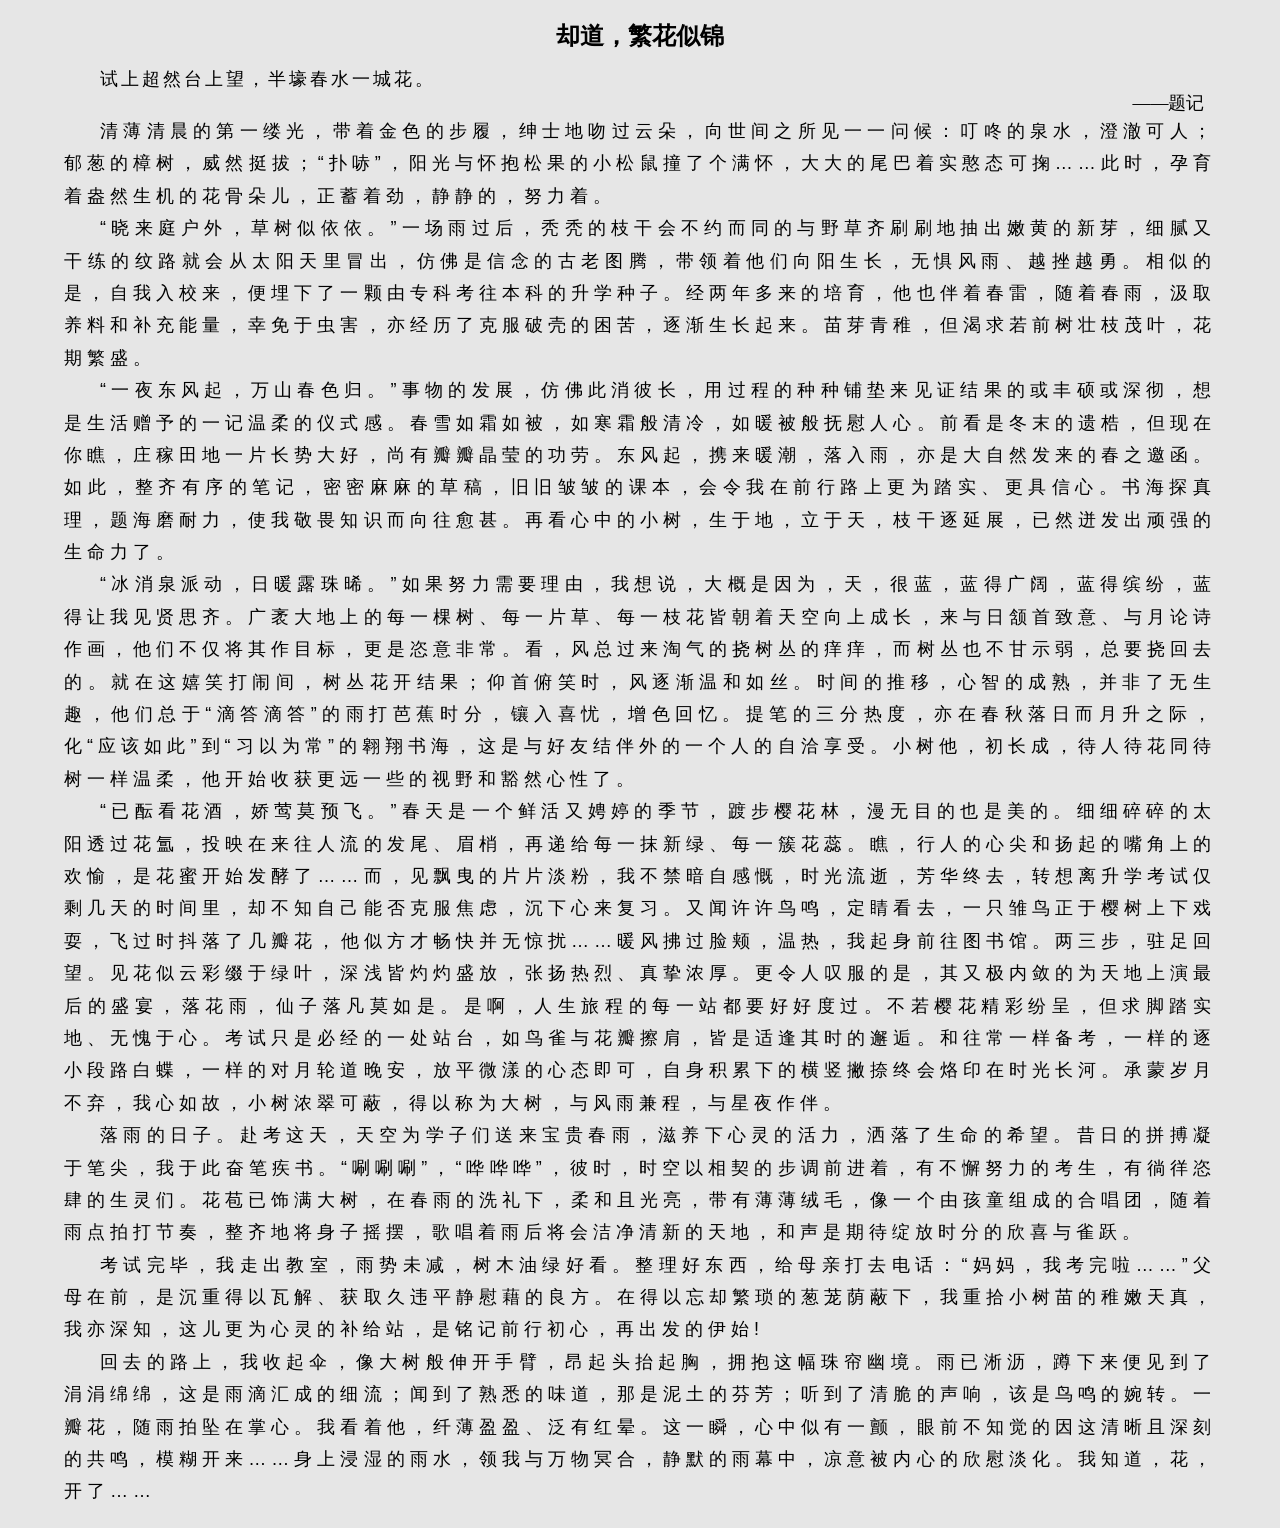
<file: art1.html>
<!DOCTYPE html>
<html lang="en">

<head>
    <meta charset="UTF-8">
    <meta http-equiv="X-UA-Compatible" content="IE=edge">
    <meta name="viewport" content="width=device-width, initial-scale=1.0 user-scalable=no">
    <title>却道、繁花似锦</title>
    <style>
        * {
            padding: 0;
            margin: 0;
            background-color: #e6e6e6;
        }

        .art {
            width: 90%;
            margin: 20px auto;
            /* border: 1px solid gold; */
            position: relative;
        }

        h2 {
            text-align: center;
            margin-bottom: 15px;
        }

        #preface1 {
            text-align: left;
            text-indent: 2em;
            letter-spacing: 3px;
        }

        #preface2 {
            text-align: right;
            margin-right: 1%;
        }

        p {
            font-size: 18px;
        }

        p[class] {
            text-indent: 2em;
            letter-spacing: 5px;
            line-height: 180%;
            text-align: justify;
            font-family:Verdana, Geneva, Tahoma, sans-serif;
        }

    </style>
</head>

<body>
    <div class="art">
        <div class="title">
            <h2>却道，繁花似锦</h2>
        </div>
        <p id="preface1">试上超然台上望，半壕春水一城花。&nbsp;</p>
        <p id="preface2"> ——题记</p>
        <p class="p1">
            清薄清晨的第一缕光，带着金色的步履，绅士地吻过云朵，向世间之所见一一问候：叮咚的泉水，澄澈可人；郁葱的樟树，威然挺拔；“扑哧”，阳光与怀抱松果的小松鼠撞了个满怀，大大的尾巴着实憨态可掬……此时，孕育着盎然生机的花骨朵儿，正蓄着劲，静静的，努力着。
        </p>
        <p class="p2">
            “晓来庭户外，草树似依依。”一场雨过后，秃秃的枝干会不约而同的与野草齐刷刷地抽出嫩黄的新芽，细腻又干练的纹路就会从太阳天里冒出，仿佛是信念的古老图腾，带领着他们向阳生长，无惧风雨、越挫越勇。相似的是，自我入校来，便埋下了一颗由专科考往本科的升学种子。经两年多来的培育，他也伴着春雷，随着春雨，汲取养料和补充能量，幸免于虫害，亦经历了克服破壳的困苦，逐渐生长起来。苗芽青稚，但渴求若前树壮枝茂叶，花期繁盛。
        </p>
        <p class="p3">
            “一夜东风起，万山春色归。”事物的发展，仿佛此消彼长，用过程的种种铺垫来见证结果的或丰硕或深彻，想是生活赠予的一记温柔的仪式感。春雪如霜如被，如寒霜般清冷，如暖被般抚慰人心。前看是冬末的遗梏，但现在你瞧，庄稼田地一片长势大好，尚有瓣瓣晶莹的功劳。东风起，携来暖潮，落入雨，亦是大自然发来的春之邀函。如此，整齐有序的笔记，密密麻麻的草稿，旧旧皱皱的课本，会令我在前行路上更为踏实、更具信心。书海探真理，题海磨耐力，使我敬畏知识而向往愈甚。再看心中的小树，生于地，立于天，枝干逐延展，已然迸发出顽强的生命力了。
        </p>
        <p class="p4">
            “冰消泉派动，日暖露珠晞。”如果努力需要理由，我想说，大概是因为，天，很蓝，蓝得广阔，蓝得缤纷，蓝得让我见贤思齐。广袤大地上的每一棵树、每一片草、每一枝花皆朝着天空向上成长，来与日颔首致意、与月论诗作画，他们不仅将其作目标，更是恣意非常。看，风总过来淘气的挠树丛的痒痒，而树丛也不甘示弱，总要挠回去的。就在这嬉笑打闹间，树丛花开结果；仰首俯笑时，风逐渐温和如丝。时间的推移，心智的成熟，并非了无生趣，他们总于“滴答滴答”的雨打芭蕉时分，镶入喜忧，增色回忆。提笔的三分热度，亦在春秋落日而月升之际，化“应该如此”到“习以为常”的翱翔书海，这是与好友结伴外的一个人的自洽享受。小树他，初长成，待人待花同待树一样温柔，他开始收获更远一些的视野和豁然心性了。
        </p>
        <p class="p5">
            “已酝看花酒，娇莺莫预飞。”春天是一个鲜活又娉婷的季节，踱步樱花林，漫无目的也是美的。细细碎碎的太阳透过花氲，投映在来往人流的发尾、眉梢，再递给每一抹新绿、每一簇花蕊。瞧，行人的心尖和扬起的嘴角上的欢愉，是花蜜开始发酵了……而，见飘曳的片片淡粉，我不禁暗自感慨，时光流逝，芳华终去，转想离升学考试仅剩几天的时间里，却不知自己能否克服焦虑，沉下心来复习。又闻许许鸟鸣，定睛看去，一只雏鸟正于樱树上下戏耍，飞过时抖落了几瓣花，他似方才畅快并无惊扰……暖风拂过脸颊，温热，我起身前往图书馆。两三步，驻足回望。见花似云彩缀于绿叶，深浅皆灼灼盛放，张扬热烈、真挚浓厚。更令人叹服的是，其又极内敛的为天地上演最后的盛宴，落花雨，仙子落凡莫如是。是啊，人生旅程的每一站都要好好度过。不若樱花精彩纷呈，但求脚踏实地、无愧于心。考试只是必经的一处站台，如鸟雀与花瓣擦肩，皆是适逢其时的邂逅。和往常一样备考，一样的逐小段路白蝶，一样的对月轮道晚安，放平微漾的心态即可，自身积累下的横竖撇捺终会烙印在时光长河。承蒙岁月不弃，我心如故，小树浓翠可蔽，得以称为大树，与风雨兼程，与星夜作伴。
        </p>
        <p class="p6">
            落雨的日子。赴考这天，天空为学子们送来宝贵春雨，滋养下心灵的活力，洒落了生命的希望。昔日的拼搏凝于笔尖，我于此奋笔疾书。“唰唰唰”，“哗哗哗”，彼时，时空以相契的步调前进着，有不懈努力的考生，有徜徉恣肆的生灵们。花苞已饰满大树，在春雨的洗礼下，柔和且光亮，带有薄薄绒毛，像一个由孩童组成的合唱团，随着雨点拍打节奏，整齐地将身子摇摆，歌唱着雨后将会洁净清新的天地，和声是期待绽放时分的欣喜与雀跃。
        </p>
        <p class="p7">
            考试完毕，我走出教室，雨势未减，树木油绿好看。整理好东西，给母亲打去电话：“妈妈，我考完啦……”父母在前，是沉重得以瓦解、获取久违平静慰藉的良方。在得以忘却繁琐的葱茏荫蔽下，我重拾小树苗的稚嫩天真，我亦深知，这儿更为心灵的补给站，是铭记前行初心，再出发的伊始!
        </p>
        <p class="p8">
            回去的路上，我收起伞，像大树般伸开手臂，昂起头抬起胸，拥抱这幅珠帘幽境。雨已淅沥，蹲下来便见到了涓涓绵绵，这是雨滴汇成的细流；闻到了熟悉的味道，那是泥土的芬芳；听到了清脆的声响，该是鸟鸣的婉转。一瓣花，随雨拍坠在掌心。我看着他，纤薄盈盈、泛有红晕。这一瞬，心中似有一颤，眼前不知觉的因这清晰且深刻的共鸣，模糊开来……身上浸湿的雨水，领我与万物冥合，静默的雨幕中，凉意被内心的欣慰淡化。我知道，花，开了……
        </p>
    </div>

</body>

</html>
</file>
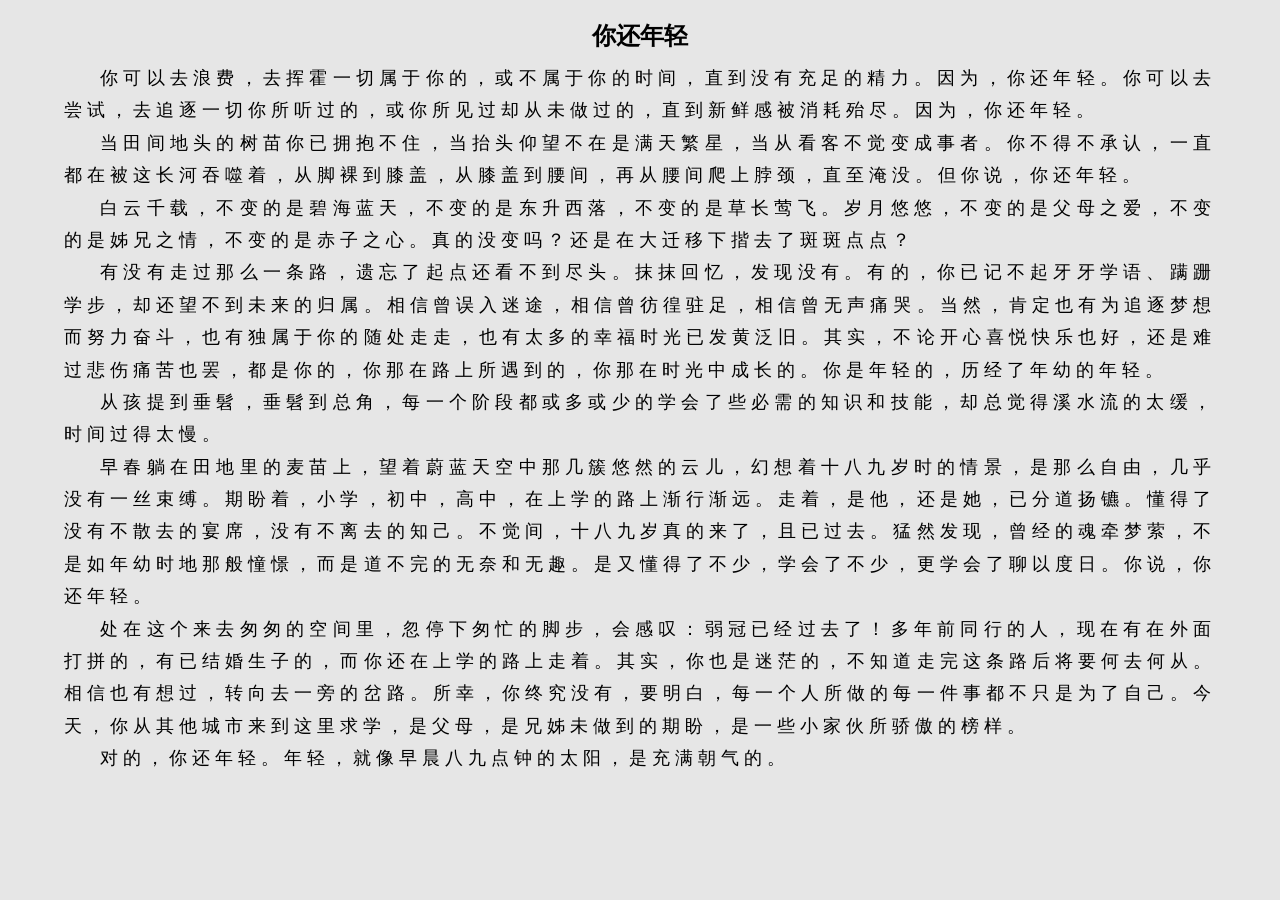
<file: art10.html>
<!DOCTYPE html>
<html lang="en">

<head>
    <meta charset="UTF-8">
    <meta http-equiv="X-UA-Compatible" content="IE=edge">
    <meta name="viewport" content="width=device-width, initial-scale=1.0 user-scalable=no">
    <title>你还年轻</title>
    <style>
        * {
            padding: 0;
            margin: 0;
            background-color: #e6e6e6;
        }

        .art {
            width: 90%;
            margin: 20px auto;
            /* border: 1px solid gold; */
            position: relative;
        }

        h2 {
            text-align: center;
            margin-bottom: 10px;
        }

        p {
            font-size: 18px;
        }

        p[class] {
            text-indent: 2em;
            letter-spacing: 5px;
            line-height: 180%;
            text-align: justify;
            font-family:Verdana, Geneva, Tahoma, sans-serif;
        }

    </style>
</head>

<body>
    <div class="art">
        <div class="title">
            <h2>你还年轻</h2>
        </div>
        <p class="p1">
            你可以去浪费，去挥霍一切属于你的，或不属于你的时间，直到没有充足的精力。因为，你还年轻。你可以去尝试，去追逐一切你所听过的，或你所见过却从未做过的，直到新鲜感被消耗殆尽。因为，你还年轻。
        </p>
        <p class="p2">
            当田间地头的树苗你已拥抱不住，当抬头仰望不在是满天繁星，当从看客不觉变成事者。你不得不承认，一直都在被这长河吞噬着，从脚裸到膝盖，从膝盖到腰间，再从腰间爬上脖颈，直至淹没。但你说，你还年轻。
        </p>
        <p class="p3">
            白云千载，不变的是碧海蓝天，不变的是东升西落，不变的是草长莺飞。岁月悠悠，不变的是父母之爱，不变的是姊兄之情，不变的是赤子之心。真的没变吗？还是在大迁移下揩去了斑斑点点？
        </p>
        <p class="p4">
            有没有走过那么一条路，遗忘了起点还看不到尽头。抹抹回忆，发现没有。有的，你已记不起牙牙学语、蹒跚学步，却还望不到未来的归属。相信曾误入迷途，相信曾彷徨驻足，相信曾无声痛哭。当然，肯定也有为追逐梦想而努力奋斗，也有独属于你的随处走走，也有太多的幸福时光已发黄泛旧。其实，不论开心喜悦快乐也好，还是难过悲伤痛苦也罢，都是你的，你那在路上所遇到的，你那在时光中成长的。你是年轻的，历经了年幼的年轻。
        </p>
        <p class="p5">
            从孩提到垂髫，垂髫到总角，每一个阶段都或多或少的学会了些必需的知识和技能，却总觉得溪水流的太缓，时间过得太慢。
        </p>
        <p class="p6">
            早春躺在田地里的麦苗上，望着蔚蓝天空中那几簇悠然的云儿，幻想着十八九岁时的情景，是那么自由，几乎没有一丝束缚。期盼着，小学，初中，高中，在上学的路上渐行渐远。走着，是他，还是她，已分道扬镳。懂得了没有不散去的宴席，没有不离去的知己。不觉间，十八九岁真的来了，且已过去。猛然发现，曾经的魂牵梦萦，不是如年幼时地那般憧憬，而是道不完的无奈和无趣。是又懂得了不少，学会了不少，更学会了聊以度日。你说，你还年轻。
        </p>
        <p class="p7">
            处在这个来去匆匆的空间里，忽停下匆忙的脚步，会感叹：弱冠已经过去了！多年前同行的人，现在有在外面打拼的，有已结婚生子的，而你还在上学的路上走着。其实，你也是迷茫的，不知道走完这条路后将要何去何从。相信也有想过，转向去一旁的岔路。所幸，你终究没有，要明白，每一个人所做的每一件事都不只是为了自己。今天，你从其他城市来到这里求学，是父母，是兄姊未做到的期盼，是一些小家伙所骄傲的榜样。
        </p>
        <p class="p8">
            对的，你还年轻。年轻，就像早晨八九点钟的太阳，是充满朝气的。
        </p>
    </p>
    </div>

</body>

</html>
</file>
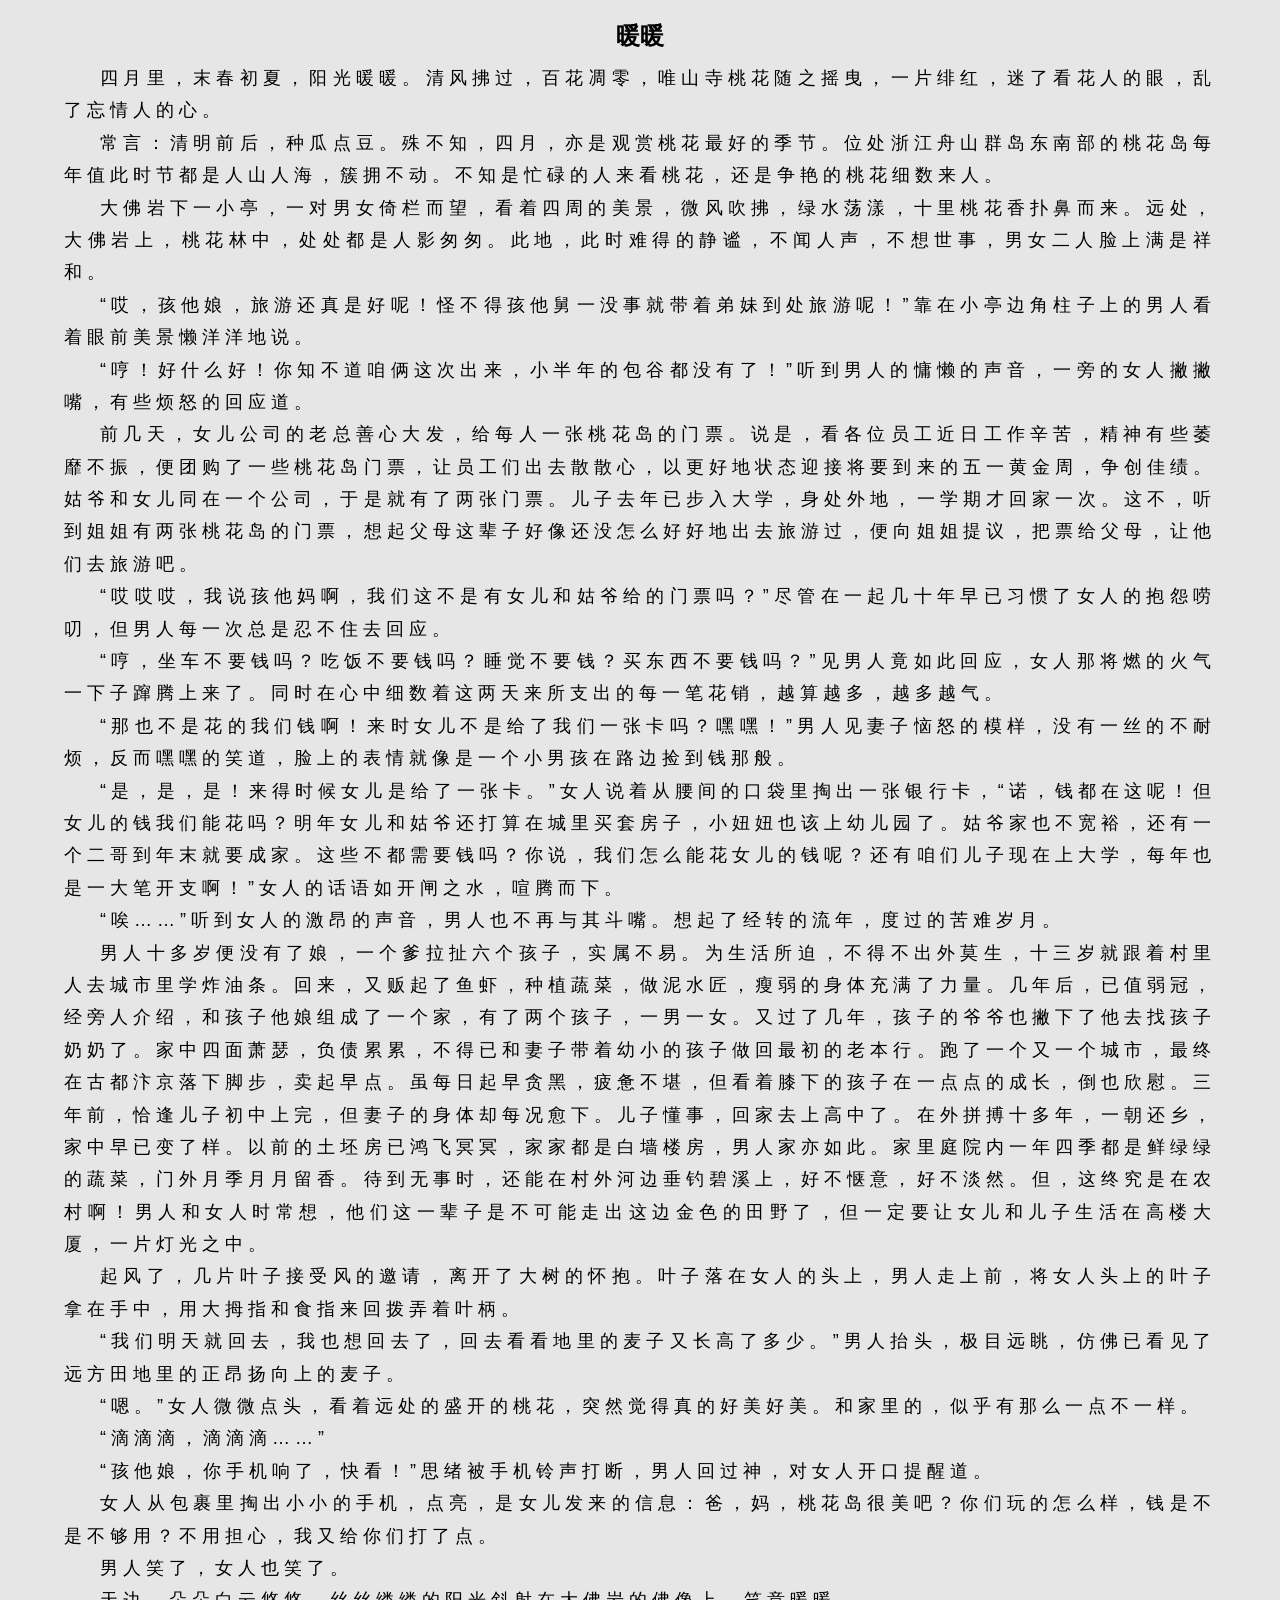
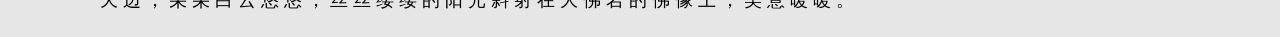
<file: art11.html>
<!DOCTYPE html>
<html lang="en">

<head>
    <meta charset="UTF-8">
    <meta http-equiv="X-UA-Compatible" content="IE=edge">
    <meta name="viewport" content="width=device-width, initial-scale=1.0 user-scalable=no">
    <title>暖暖</title>
    <style>
        * {
            padding: 0;
            margin: 0;
            background-color: #e6e6e6;
        }

        .art {
            width: 90%;
            margin: 20px auto;
            /* border: 1px solid gold; */
            position: relative;
        }

        h2 {
            text-align: center;
            margin-bottom: 10px;
        }

        p {
            font-size: 18px;
        }

        p[class] {
            text-indent: 2em;
            letter-spacing: 5px;
            line-height: 180%;
            text-align: justify;
            font-family: Verdana, Geneva, Tahoma, sans-serif;
        }
    </style>
</head>

<body>
    <div class="art">
        <div class="title">
            <h2>暖暖</h2>
        </div>
        <p class="p1">
            四月里，末春初夏，阳光暖暖。清风拂过，百花凋零，唯山寺桃花随之摇曳，一片绯红，迷了看花人的眼，乱了忘情人的心。
        </p>
        <p class="p2">
            常言：清明前后，种瓜点豆。殊不知，四月，亦是观赏桃花最好的季节。位处浙江舟山群岛东南部的桃花岛每年值此时节都是人山人海，簇拥不动。不知是忙碌的人来看桃花，还是争艳的桃花细数来人。
        </p>
        <p class="p3">
            大佛岩下一小亭，一对男女倚栏而望，看着四周的美景，微风吹拂，绿水荡漾，十里桃花香扑鼻而来。远处，大佛岩上，桃花林中，处处都是人影匆匆。此地，此时难得的静谧，不闻人声，不想世事，男女二人脸上满是祥和。
        </p>
        <p class="p4">
            “哎，孩他娘，旅游还真是好呢！怪不得孩他舅一没事就带着弟妹到处旅游呢！”靠在小亭边角柱子上的男人看着眼前美景懒洋洋地说。
        </p>
        <p class="p5">
            “哼！好什么好！你知不道咱俩这次出来，小半年的包谷都没有了！”听到男人的慵懒的声音，一旁的女人撇撇嘴，有些烦怒的回应道。
        </p>
        <p class="p6">
            前几天，女儿公司的老总善心大发，给每人一张桃花岛的门票。说是，看各位员工近日工作辛苦，精神有些萎靡不振，便团购了一些桃花岛门票，让员工们出去散散心，以更好地状态迎接将要到来的五一黄金周，争创佳绩。姑爷和女儿同在一个公司，于是就有了两张门票。儿子去年已步入大学，身处外地，一学期才回家一次。这不，听到姐姐有两张桃花岛的门票，想起父母这辈子好像还没怎么好好地出去旅游过，便向姐姐提议，把票给父母，让他们去旅游吧。
        </p>
        <p class="p7">
            “哎哎哎，我说孩他妈啊，我们这不是有女儿和姑爷给的门票吗？”尽管在一起几十年早已习惯了女人的抱怨唠叨，但男人每一次总是忍不住去回应。
        </p>
        <p class="p8">
            “哼，坐车不要钱吗？吃饭不要钱吗？睡觉不要钱？买东西不要钱吗？”见男人竟如此回应，女人那将燃的火气一下子蹿腾上来了。同时在心中细数着这两天来所支出的每一笔花销，越算越多，越多越气。
        </p>
        <p class="p9">
            “那也不是花的我们钱啊！来时女儿不是给了我们一张卡吗？嘿嘿！”男人见妻子恼怒的模样，没有一丝的不耐烦，反而嘿嘿的笑道，脸上的表情就像是一个小男孩在路边捡到钱那般。
        </p>
        <p class="p10">
            “是，是，是！来得时候女儿是给了一张卡。”女人说着从腰间的口袋里掏出一张银行卡，“诺，钱都在这呢！但女儿的钱我们能花吗？明年女儿和姑爷还打算在城里买套房子，小妞妞也该上幼儿园了。姑爷家也不宽裕，还有一个二哥到年末就要成家。这些不都需要钱吗？你说，我们怎么能花女儿的钱呢？还有咱们儿子现在上大学，每年也是一大笔开支啊！”女人的话语如开闸之水，喧腾而下。
        </p>
        <p class="p11">
            “唉……”听到女人的激昂的声音，男人也不再与其斗嘴。想起了经转的流年，度过的苦难岁月。
        </p>
        <p class="12">
            男人十多岁便没有了娘，一个爹拉扯六个孩子，实属不易。为生活所迫，不得不出外莫生，十三岁就跟着村里人去城市里学炸油条。回来，又贩起了鱼虾，种植蔬菜，做泥水匠，瘦弱的身体充满了力量。几年后，已值弱冠，经旁人介绍，和孩子他娘组成了一个家，有了两个孩子，一男一女。又过了几年，孩子的爷爷也撇下了他去找孩子奶奶了。家中四面萧瑟，负债累累，不得已和妻子带着幼小的孩子做回最初的老本行。跑了一个又一个城市，最终在古都汴京落下脚步，卖起早点。虽每日起早贪黑，疲惫不堪，但看着膝下的孩子在一点点的成长，倒也欣慰。三年前，恰逢儿子初中上完，但妻子的身体却每况愈下。儿子懂事，回家去上高中了。在外拼搏十多年，一朝还乡，家中早已变了样。以前的土坯房已鸿飞冥冥，家家都是白墙楼房，男人家亦如此。家里庭院内一年四季都是鲜绿绿的蔬菜，门外月季月月留香。待到无事时，还能在村外河边垂钓碧溪上，好不惬意，好不淡然。但，这终究是在农村啊！男人和女人时常想，他们这一辈子是不可能走出这边金色的田野了，但一定要让女儿和儿子生活在高楼大厦，一片灯光之中。
        </p>
        <p class="p13">
            起风了，几片叶子接受风的邀请，离开了大树的怀抱。叶子落在女人的头上，男人走上前，将女人头上的叶子拿在手中，用大拇指和食指来回拨弄着叶柄。
        </p>
        <p class="p14">
            “我们明天就回去，我也想回去了，回去看看地里的麦子又长高了多少。”男人抬头，极目远眺，仿佛已看见了远方田地里的正昂扬向上的麦子。
        </p>
        <p class="p15">
            “嗯。”女人微微点头，看着远处的盛开的桃花，突然觉得真的好美好美。和家里的，似乎有那么一点不一样。
        </p>
        <p class="p16">
            “滴滴滴，滴滴滴……”
        </p>
        <p class="p17">
            “孩他娘，你手机响了，快看！”思绪被手机铃声打断，男人回过神，对女人开口提醒道。
        </p>
        <p class="p18">
            女人从包裹里掏出小小的手机，点亮，是女儿发来的信息：爸，妈，桃花岛很美吧？你们玩的怎么样，钱是不是不够用？不用担心，我又给你们打了点。
        </p>
        <p class="p19">
            男人笑了，女人也笑了。
        </p>
        <p class="p20">
            天边，朵朵白云悠悠，丝丝缕缕的阳光斜射在大佛岩的佛像上，笑意暖暖。
        </p>
    </div>

</body>

</html>
</file>
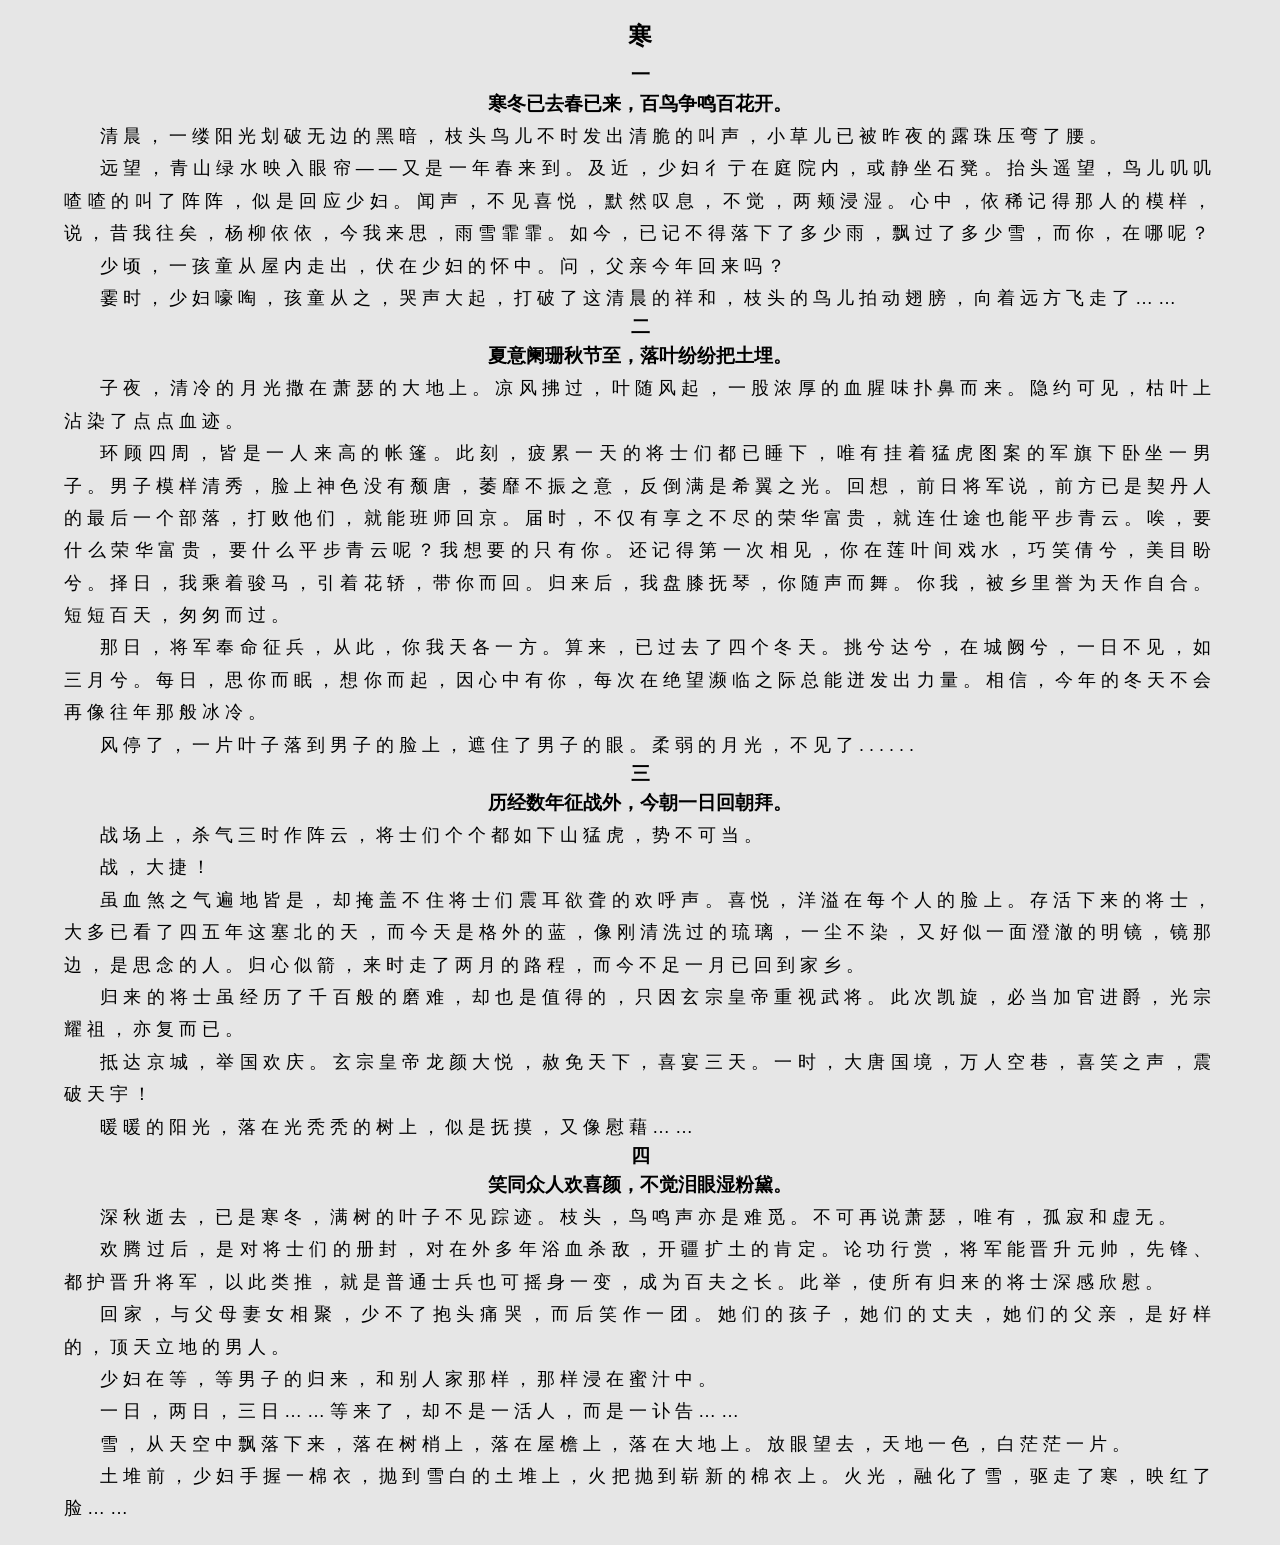
<file: art12.html>
<!DOCTYPE html>
<html lang="en">

<head>
    <meta charset="UTF-8">
    <meta http-equiv="X-UA-Compatible" content="IE=edge">
    <meta name="viewport" content="width=device-width, initial-scale=1.0 user-scalable=no">
    <title>寒</title>
    <style>
        * {
            padding: 0;
            margin: 0;
            background-color: #e6e6e6;
        }

        .art {
            width: 90%;
            margin: 20px auto;
            /* border: 1px solid gold; */
            position: relative;
        }

        h2 {
            text-align: center;
            margin-bottom: 10px;
        }

        h3 {
            text-align: center;
            margin-bottom: 3px;
        }

        p {
            font-size: 18px;
        }

        p[class] {
            text-indent: 2em;
            letter-spacing: 5px;
            line-height: 180%;
            text-align: justify;
            font-family: Verdana, Geneva, Tahoma, sans-serif;
        }
    </style>
</head>

<body>
    <div class="art">
        <div class="title">
            <h2>寒</h2>
        </div>

        <div class="part1">
            <h3>一</h3>
            <h3>寒冬已去春已来，百鸟争鸣百花开。</h3>
            <p class="p1">
                清晨，一缕阳光划破无边的黑暗，枝头鸟儿不时发出清脆的叫声，小草儿已被昨夜的露珠压弯了腰。
            </p>
            <p class="p2">
                远望，青山绿水映入眼帘——又是一年春来到。及近，少妇彳亍在庭院内，或静坐石凳。抬头遥望，鸟儿叽叽喳喳的叫了阵阵，似是回应少妇。闻声，不见喜悦，默然叹息，不觉，两颊浸湿。心中，依稀记得那人的模样，说，昔我往矣，杨柳依依，今我来思，雨雪霏霏。如今，已记不得落下了多少雨，飘过了多少雪，而你，在哪呢？
            </p>
            <p class="p3">
                少顷，一孩童从屋内走出，伏在少妇的怀中。问，父亲今年回来吗？
            </p>
            <p class="p4">
                霎时，少妇嚎啕，孩童从之，哭声大起，打破了这清晨的祥和，枝头的鸟儿拍动翅膀，向着远方飞走了……
            </p>
        </div>

        <div class="part2">
            <h3>二</h3>
            <h3>夏意阑珊秋节至，落叶纷纷把土埋。</h3>
            <p class="p5">
                子夜，清冷的月光撒在萧瑟的大地上。凉风拂过，叶随风起，一股浓厚的血腥味扑鼻而来。隐约可见，枯叶上沾染了点点血迹。
            </p>
            <p class="p6">
                环顾四周，皆是一人来高的帐篷。此刻，疲累一天的将士们都已睡下，唯有挂着猛虎图案的军旗下卧坐一男子。男子模样清秀，脸上神色没有颓唐，萎靡不振之意，反倒满是希翼之光。回想，前日将军说，前方已是契丹人的最后一个部落，打败他们，就能班师回京。届时，不仅有享之不尽的荣华富贵，就连仕途也能平步青云。唉，要什么荣华富贵，要什么平步青云呢？我想要的只有你。还记得第一次相见，你在莲叶间戏水，巧笑倩兮，美目盼兮。择日，我乘着骏马，引着花轿，带你而回。归来后，我盘膝抚琴，你随声而舞。你我，被乡里誉为天作自合。短短百天，匆匆而过。
            </p>
            <p class="p7">
                那日，将军奉命征兵，从此，你我天各一方。算来，已过去了四个冬天。挑兮达兮，在城阙兮，一日不见，如三月兮。每日，思你而眠，想你而起，因心中有你，每次在绝望濒临之际总能迸发出力量。相信，今年的冬天不会再像往年那般冰冷。
            </p>
            <p class="p8">
                风停了，一片叶子落到男子的脸上，遮住了男子的眼。柔弱的月光，不见了......
            </p>
        </div>

        <div class="part3">
            <h3>三</h3>
            <h3>历经数年征战外，今朝一日回朝拜。</h3>
            <p class="p5">
                战场上，杀气三时作阵云，将士们个个都如下山猛虎，势不可当。
            </p>
            <p class="p6">
                战，大捷！
            </p>
            <p class="p7">
                虽血煞之气遍地皆是，却掩盖不住将士们震耳欲聋的欢呼声。喜悦，洋溢在每个人的脸上。存活下来的将士，大多已看了四五年这塞北的天，而今天是格外的蓝，像刚清洗过的琉璃，一尘不染，又好似一面澄澈的明镜，镜那边，是思念的人。归心似箭，来时走了两月的路程，而今不足一月已回到家乡。
            </p>
            <p class="p8">
                归来的将士虽经历了千百般的磨难，却也是值得的，只因玄宗皇帝重视武将。此次凯旋，必当加官进爵，光宗耀祖，亦复而已。
            </p>
            <p class="p9">
                抵达京城，举国欢庆。玄宗皇帝龙颜大悦，赦免天下，喜宴三天。一时，大唐国境，万人空巷，喜笑之声，震破天宇！
            </p>
            <p class="10">
                暖暖的阳光，落在光秃秃的树上，似是抚摸，又像慰藉……
            </p>
        </div>

        <div class="part4">
            <h3>四</h3>
            <h3>笑同众人欢喜颜，不觉泪眼湿粉黛。</h3>
            <p class="p11">
                深秋逝去，已是寒冬，满树的叶子不见踪迹。枝头，鸟鸣声亦是难觅。不可再说萧瑟，唯有，孤寂和虚无。
            </p>
            <p class="p12">
                欢腾过后，是对将士们的册封，对在外多年浴血杀敌，开疆扩土的肯定。论功行赏，将军能晋升元帅，先锋、都护晋升将军，以此类推，就是普通士兵也可摇身一变，成为百夫之长。此举，使所有归来的将士深感欣慰。
            </p>
            <p class="p13">
                回家，与父母妻女相聚，少不了抱头痛哭，而后笑作一团。她们的孩子，她们的丈夫，她们的父亲，是好样的，顶天立地的男人。
            </p>
            <p class="p14">
                少妇在等，等男子的归来，和别人家那样，那样浸在蜜汁中。
            </p>
            <p class="p15">
                一日，两日，三日……等来了，却不是一活人，而是一讣告……
            </p>
            <p class="16">
                雪，从天空中飘落下来，落在树梢上，落在屋檐上，落在大地上。放眼望去，天地一色，白茫茫一片。
            </p>
            <p class="17">
                土堆前，少妇手握一棉衣，抛到雪白的土堆上，火把抛到崭新的棉衣上。火光，融化了雪，驱走了寒，映红了脸……
            </p>
        </div>
    </div>

</body>

</html>
</file>
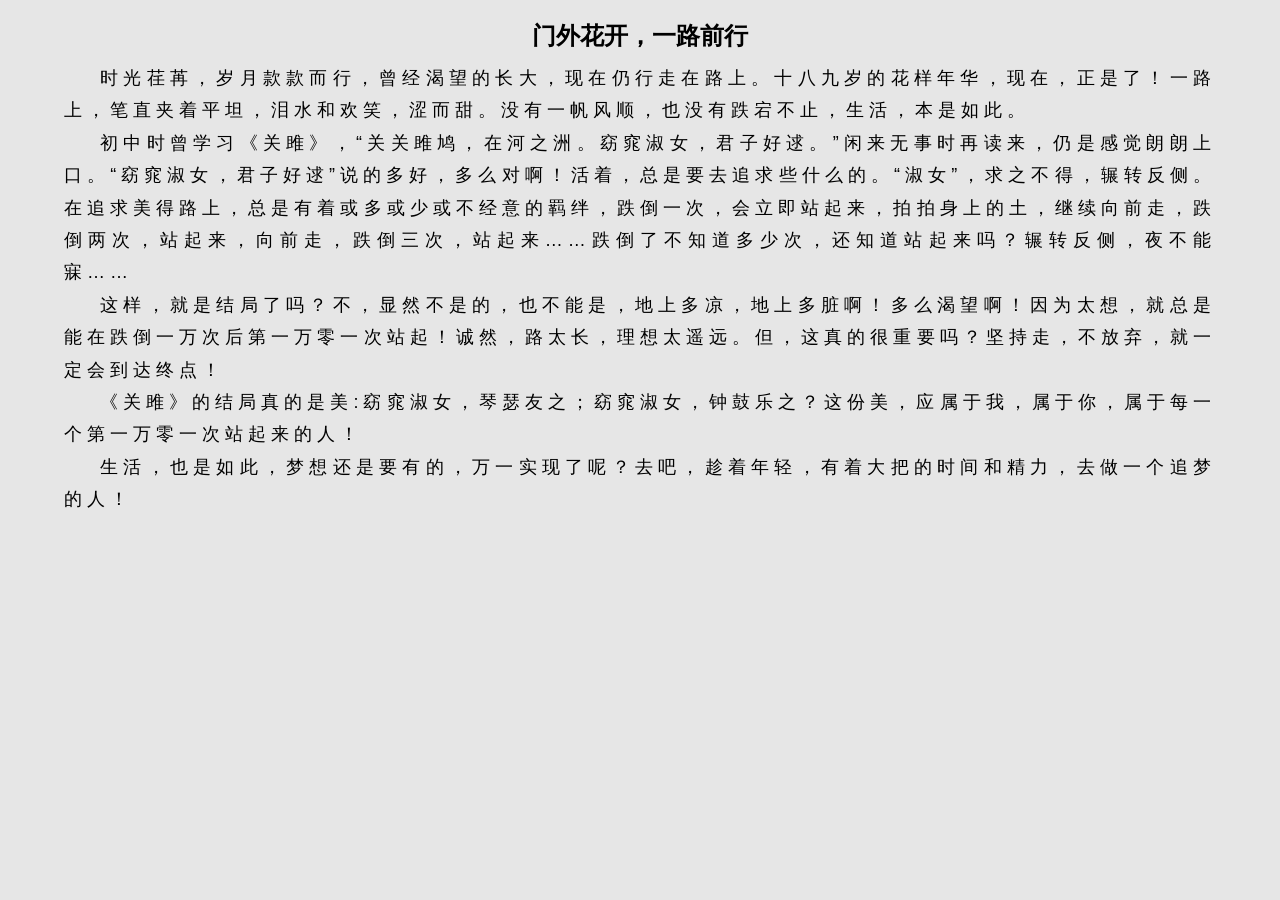
<file: art13.html>
<!DOCTYPE html>
<html lang="en">

<head>
    <meta charset="UTF-8">
    <meta http-equiv="X-UA-Compatible" content="IE=edge">
    <meta name="viewport" content="width=device-width, initial-scale=1.0 user-scalable=no">
    <title>门外花开，一路前行</title>
    <style>
        * {
            padding: 0;
            margin: 0;
            background-color: #e6e6e6;
        }

        .art {
            width: 90%;
            margin: 20px auto;
            /* border: 1px solid gold; */
            position: relative;
        }

        h2 {
            text-align: center;
            margin-bottom: 10px;
        }

        p {
            font-size: 18px;
        }

        p[class] {
            text-indent: 2em;
            letter-spacing: 5px;
            line-height: 180%;
            text-align: justify;
            font-family:Verdana, Geneva, Tahoma, sans-serif;
        }

    </style>
</head>

<body>
    <div class="art">
        <div class="title">
            <h2>门外花开，一路前行</h2>
        </div>
        <p class="p1">
            时光荏苒，岁月款款而行，曾经渴望的长大，现在仍行走在路上。十八九岁的花样年华，现在，正是了！一路上，笔直夹着平坦，泪水和欢笑，涩而甜。没有一帆风顺，也没有跌宕不止，生活，本是如此。
        </p>
        <p class="p2">
            初中时曾学习《关雎》，“关关雎鸠，在河之洲。窈窕淑女，君子好逑。”闲来无事时再读来，仍是感觉朗朗上口。“窈窕淑女，君子好逑”说的多好，多么对啊！活着，总是要去追求些什么的。“淑女”，求之不得，辗转反侧。在追求美得路上，总是有着或多或少或不经意的羁绊，跌倒一次，会立即站起来，拍拍身上的土，继续向前走，跌倒两次，站起来，向前走，跌倒三次，站起来……跌倒了不知道多少次，还知道站起来吗？辗转反侧，夜不能寐……
        </p>
        <p class="p3">
            这样，就是结局了吗？不，显然不是的，也不能是，地上多凉，地上多脏啊！多么渴望啊！因为太想，就总是能在跌倒一万次后第一万零一次站起！诚然，路太长，理想太遥远。但，这真的很重要吗？坚持走，不放弃，就一定会到达终点！
        </p>
        <p class="p4">
            《关雎》的结局真的是美:窈窕淑女，琴瑟友之；窈窕淑女，钟鼓乐之？这份美，应属于我，属于你，属于每一个第一万零一次站起来的人！
        </p>
        <p class="p5">
            生活，也是如此，梦想还是要有的，万一实现了呢？去吧，趁着年轻，有着大把的时间和精力，去做一个追梦的人！
        </p>
    </div>

</body>

</html>
</file>
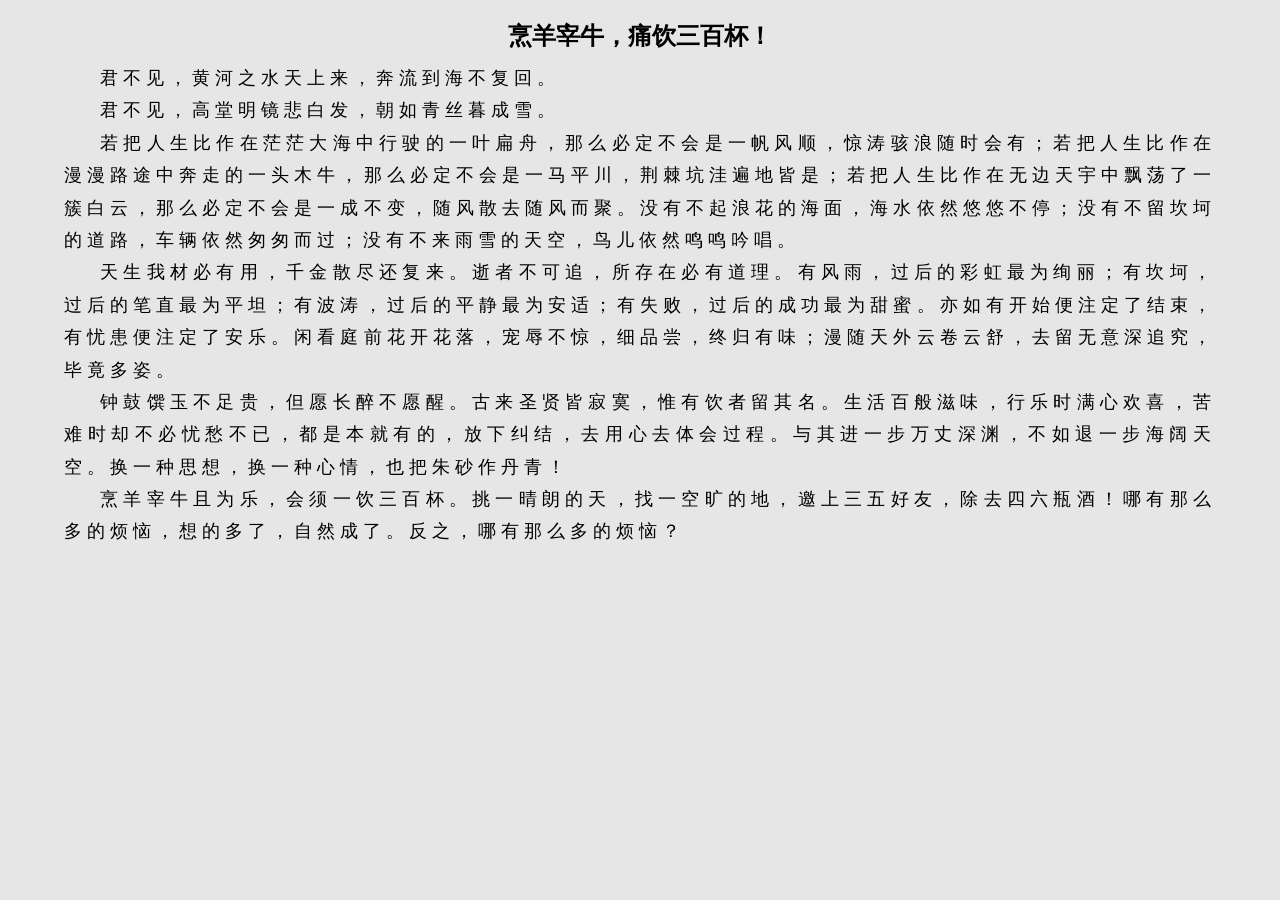
<file: art14.html>
<!DOCTYPE html>
<html lang="en">

<head>
    <meta charset="UTF-8">
    <meta http-equiv="X-UA-Compatible" content="IE=edge">
    <meta name="viewport" content="width=device-width, initial-scale=1.0 user-scalable=no">
    <title>烹羊宰牛，痛饮三百杯！</title>
    <style>
        * {
            padding: 0;
            margin: 0;
            background-color: #e6e6e6;
        }

        .art {
            width: 90%;
            margin: 20px auto;
            /* border: 1px solid gold; */
            position: relative;
        }

        h2 {
            text-align: center;
            margin-bottom: 10px;
        }

        p {
            font-size: 18px;
        }

        p[class] {
            text-indent: 2em;
            letter-spacing: 5px;
            line-height: 180%;
            text-align: justify;
            font-family:Verdana, Geneva, Tahoma, sans-serif;
        }

    </style>
</head>

<body>
    <div class="art">
        <div class="title">
            <h2>烹羊宰牛，痛饮三百杯！</h2>
        </div>
        <p class="p1">
            君不见，黄河之水天上来，奔流到海不复回。
        </p>
        <p class="p2">
            君不见，高堂明镜悲白发，朝如青丝暮成雪。
        </p>
        <p class="p3">
            若把人生比作在茫茫大海中行驶的一叶扁舟，那么必定不会是一帆风顺，惊涛骇浪随时会有；若把人生比作在漫漫路途中奔走的一头木牛，那么必定不会是一马平川，荆棘坑洼遍地皆是；若把人生比作在无边天宇中飘荡了一簇白云，那么必定不会是一成不变，随风散去随风而聚。没有不起浪花的海面，海水依然悠悠不停；没有不留坎坷的道路，车辆依然匆匆而过；没有不来雨雪的天空，鸟儿依然鸣鸣吟唱。
        </p>
        <p class="p4">
            天生我材必有用，千金散尽还复来。逝者不可追，所存在必有道理。有风雨，过后的彩虹最为绚丽；有坎坷，过后的笔直最为平坦；有波涛，过后的平静最为安适；有失败，过后的成功最为甜蜜。亦如有开始便注定了结束，有忧患便注定了安乐。闲看庭前花开花落，宠辱不惊，细品尝，终归有味；漫随天外云卷云舒，去留无意深追究，毕竟多姿。
        </p>
        <p class="p5">
            钟鼓馔玉不足贵，但愿长醉不愿醒。古来圣贤皆寂寞，惟有饮者留其名。生活百般滋味，行乐时满心欢喜，苦难时却不必忧愁不已，都是本就有的，放下纠结，去用心去体会过程。与其进一步万丈深渊，不如退一步海阔天空。换一种思想，换一种心情，也把朱砂作丹青！
        </p>
        <p class="p6">
            烹羊宰牛且为乐，会须一饮三百杯。挑一晴朗的天，找一空旷的地，邀上三五好友，除去四六瓶酒！哪有那么多的烦恼，想的多了，自然成了。反之，哪有那么多的烦恼？
        </p>
    </div>

</body>

</html>
</file>
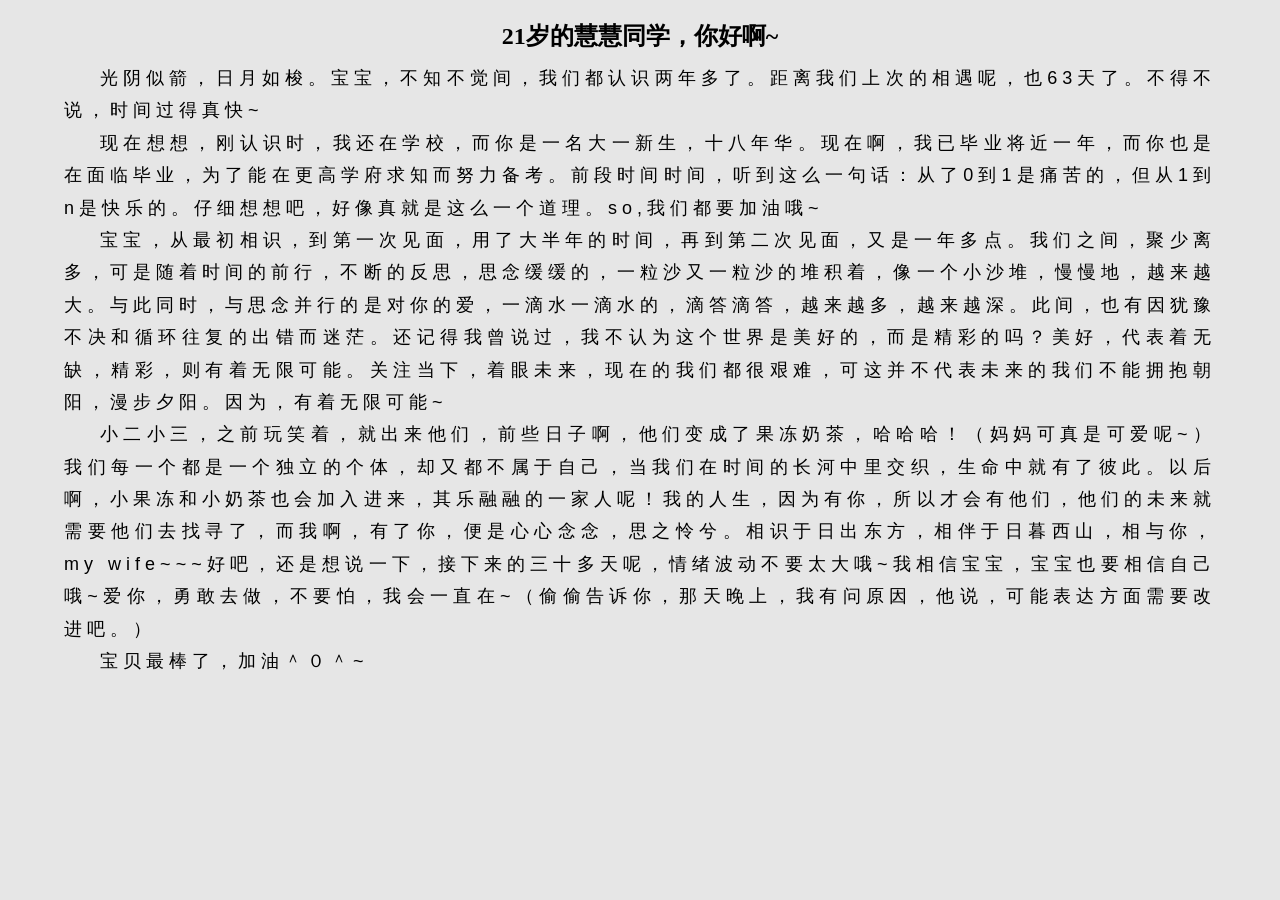
<file: art2.html>
<!DOCTYPE html>
<html lang="en">

<head>
    <meta charset="UTF-8">
    <meta http-equiv="X-UA-Compatible" content="IE=edge">
    <meta name="viewport" content="width=device-width, initial-scale=1.0 user-scalable=no">
    <title>21岁的慧慧同学，你好啊~</title>
    <style>
        * {
            padding: 0;
            margin: 0;
            background-color: #e6e6e6;
        }

        .art {
            width: 90%;
            margin: 20px auto;
            /* border: 1px solid gold; */
            position: relative;
        }

        h2 {
            text-align: center;
            margin-bottom: 10px;
        }

        p {
            font-size: 18px;
        }

        p[class] {
            text-indent: 2em;
            letter-spacing: 5px;
            line-height: 180%;
            text-align: justify;
            font-family:Verdana, Geneva, Tahoma, sans-serif;
        }

    </style>
</head>

<body>
    <div class="art">
        <div class="title">
            <h2>21岁的慧慧同学，你好啊~</h2>
        </div>
        <p class="p1">
            光阴似箭，日月如梭。宝宝，不知不觉间，我们都认识两年多了。距离我们上次的相遇呢，也63天了。不得不说，时间过得真快~
        </p>
        <p class="p2">
            现在想想，刚认识时，我还在学校，而你是一名大一新生，十八年华。现在啊，我已毕业将近一年，而你也是在面临毕业，为了能在更高学府求知而努力备考。前段时间时间，听到这么一句话：从了0到1是痛苦的，但从1到n是快乐的。仔细想想吧，好像真就是这么一个道理。so,我们都要加油哦~
        </p>
        <p class="p3">
            宝宝，从最初相识，到第一次见面，用了大半年的时间，再到第二次见面，又是一年多点。我们之间，聚少离多，可是随着时间的前行，不断的反思，思念缓缓的，一粒沙又一粒沙的堆积着，像一个小沙堆，慢慢地，越来越大。与此同时，与思念并行的是对你的爱，一滴水一滴水的，滴答滴答，越来越多，越来越深。此间，也有因犹豫不决和循环往复的出错而迷茫。还记得我曾说过，我不认为这个世界是美好的，而是精彩的吗？美好，代表着无缺，精彩，则有着无限可能。关注当下，着眼未来，现在的我们都很艰难，可这并不代表未来的我们不能拥抱朝阳，漫步夕阳。因为，有着无限可能~
        </p>
        <p class="p4">
            小二小三，之前玩笑着，就出来他们，前些日子啊，他们变成了果冻奶茶，哈哈哈！（妈妈可真是可爱呢~）我们每一个都是一个独立的个体，却又都不属于自己，当我们在时间的长河中里交织，生命中就有了彼此。以后啊，小果冻和小奶茶也会加入进来，其乐融融的一家人呢！我的人生，因为有你，所以才会有他们，他们的未来就需要他们去找寻了，而我啊，有了你，便是心心念念，思之怜兮。相识于日出东方，相伴于日暮西山，相与你，my wife~~~好吧，还是想说一下，接下来的三十多天呢，情绪波动不要太大哦~我相信宝宝，宝宝也要相信自己哦~爱你，勇敢去做，不要怕，我会一直在~（偷偷告诉你，那天晚上，我有问原因，他说，可能表达方面需要改进吧。）
        </p>
        <p class="p5">
            宝贝最棒了，加油＾０＾~
        </p>
    </div>

</body>

</html>
</file>
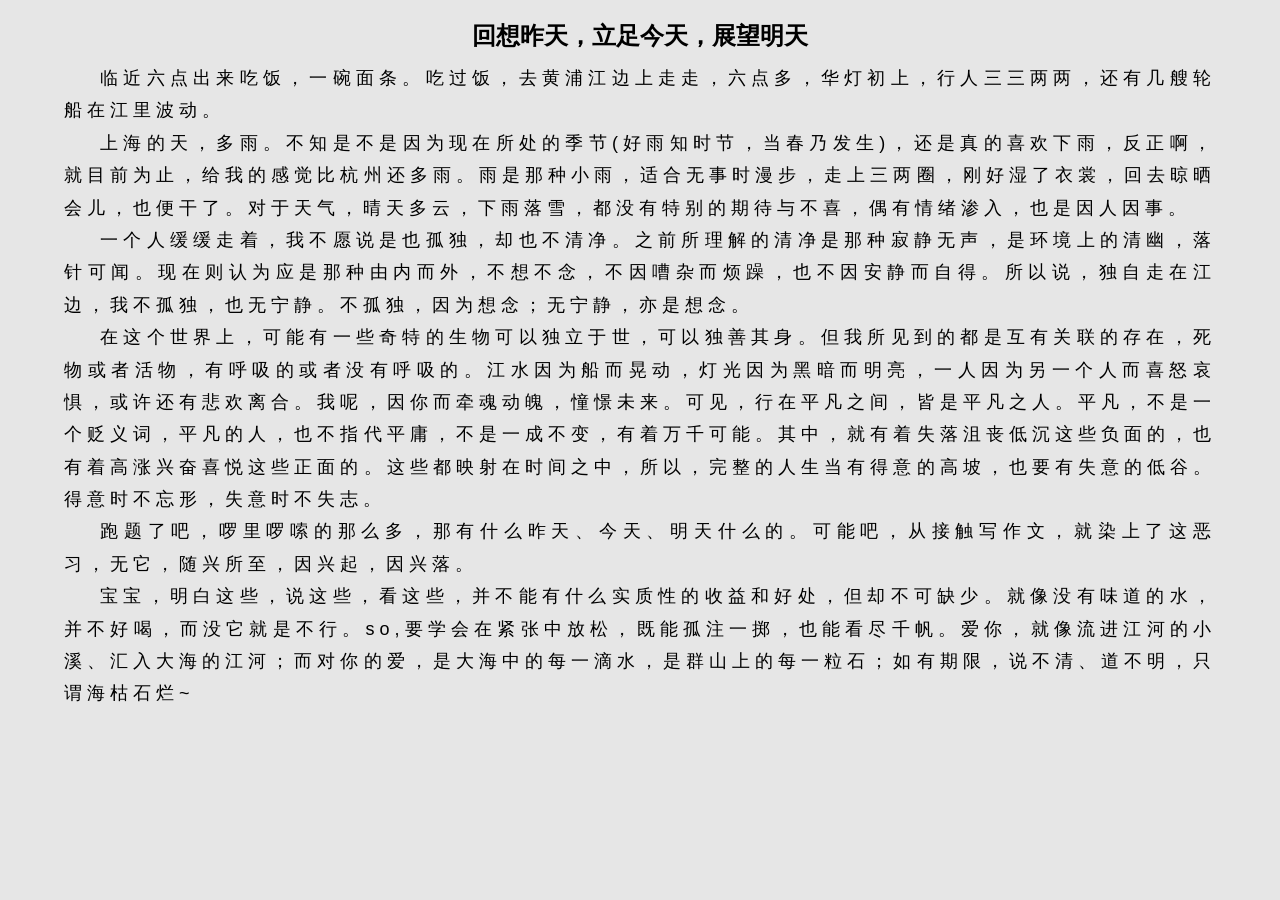
<file: art3.html>
<!DOCTYPE html>
<html lang="en">

<head>
    <meta charset="UTF-8">
    <meta http-equiv="X-UA-Compatible" content="IE=edge">
    <meta name="viewport" content="width=device-width, initial-scale=1.0 user-scalable=no">
    <title>回想昨天，立足今天，展望明天</title>
    <style>
        * {
            padding: 0;
            margin: 0;
            background-color: #e6e6e6;
        }

        .art {
            width: 90%;
            margin: 20px auto;
            /* border: 1px solid gold; */
            position: relative;
        }

        h2 {
            text-align: center;
            margin-bottom: 10px;
        }

        p {
            font-size: 18px;
        }

        p[class] {
            text-indent: 2em;
            letter-spacing: 5px;
            line-height: 180%;
            text-align: justify;
            font-family: Verdana, Geneva, Tahoma, sans-serif;
        }
    </style>
</head>

<body>
    <div class="art">
        <div class="title">
            <h2>回想昨天，立足今天，展望明天</h2>
        </div>
        <p class="p1">
            临近六点出来吃饭，一碗面条。吃过饭，去黄浦江边上走走，六点多，华灯初上，行人三三两两，还有几艘轮船在江里波动。
        </p>
        <p class="p2">
            上海的天，多雨。不知是不是因为现在所处的季节(好雨知时节，当春乃发生)，还是真的喜欢下雨，反正啊，就目前为止，给我的感觉比杭州还多雨。雨是那种小雨，适合无事时漫步，走上三两圈，刚好湿了衣裳，回去晾晒会儿，也便干了。对于天气，晴天多云，下雨落雪，都没有特别的期待与不喜，偶有情绪渗入，也是因人因事。
        </p>
        <p class="p3">
            一个人缓缓走着，我不愿说是也孤独，却也不清净。之前所理解的清净是那种寂静无声，是环境上的清幽，落针可闻。现在则认为应是那种由内而外，不想不念，不因嘈杂而烦躁，也不因安静而自得。所以说，独自走在江边，我不孤独，也无宁静。不孤独，因为想念；无宁静，亦是想念。
        </p>
        <p class="p4">
            在这个世界上，可能有一些奇特的生物可以独立于世，可以独善其身。但我所见到的都是互有关联的存在，死物或者活物，有呼吸的或者没有呼吸的。江水因为船而晃动，灯光因为黑暗而明亮，一人因为另一个人而喜怒哀惧，或许还有悲欢离合。我呢，因你而牵魂动魄，憧憬未来。可见，行在平凡之间，皆是平凡之人。平凡，不是一个贬义词，平凡的人，也不指代平庸，不是一成不变，有着万千可能。其中，就有着失落沮丧低沉这些负面的，也有着高涨兴奋喜悦这些正面的。这些都映射在时间之中，所以，完整的人生当有得意的高坡，也要有失意的低谷。得意时不忘形，失意时不失志。
        </p>
        <p class="p5">
            跑题了吧，啰里啰嗦的那么多，那有什么昨天、今天、明天什么的。可能吧，从接触写作文，就染上了这恶习，无它，随兴所至，因兴起，因兴落。
        </p>
        <p class="p6">
            宝宝，明白这些，说这些，看这些，并不能有什么实质性的收益和好处，但却不可缺少。就像没有味道的水，并不好喝，而没它就是不行。so,要学会在紧张中放松，既能孤注一掷，也能看尽千帆。爱你，就像流进江河的小溪、汇入大海的江河；而对你的爱，是大海中的每一滴水，是群山上的每一粒石；如有期限，说不清、道不明，只谓海枯石烂~
        </p>
    </div>

</body>

</html>
</file>
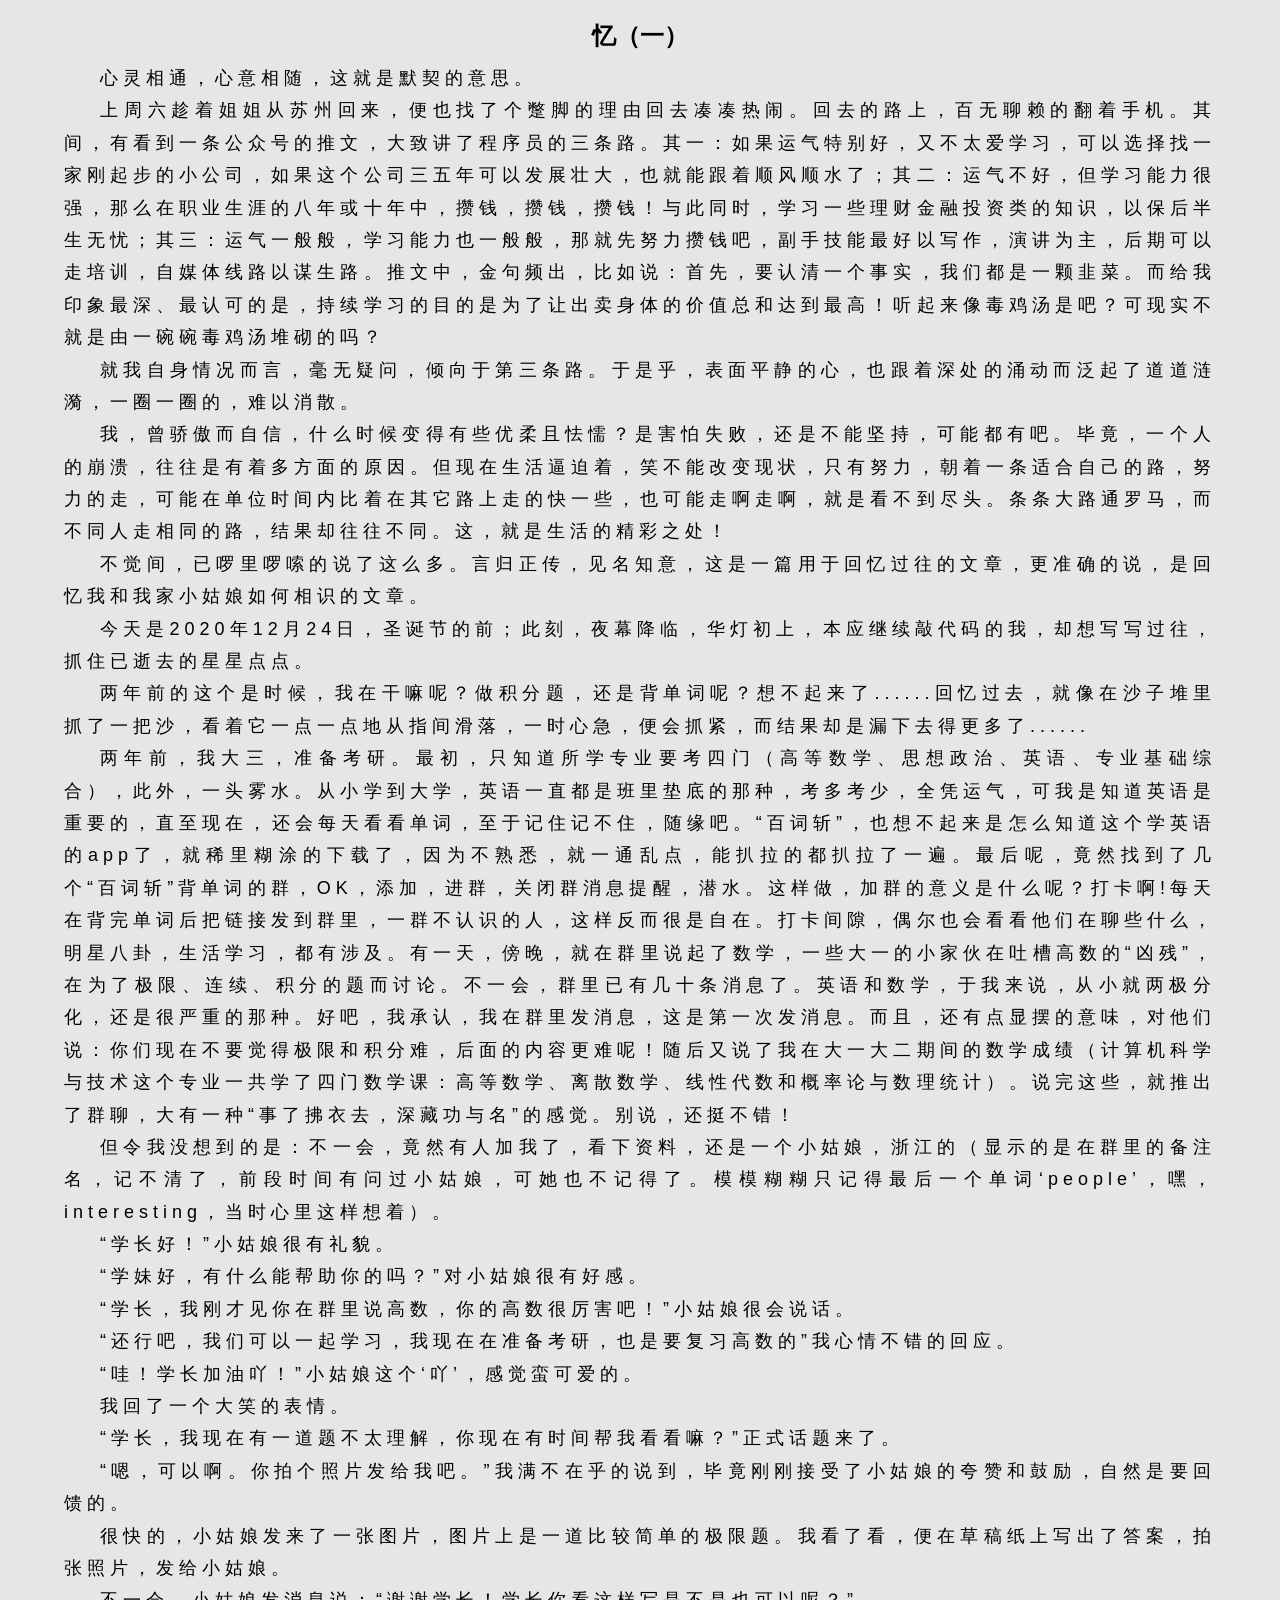
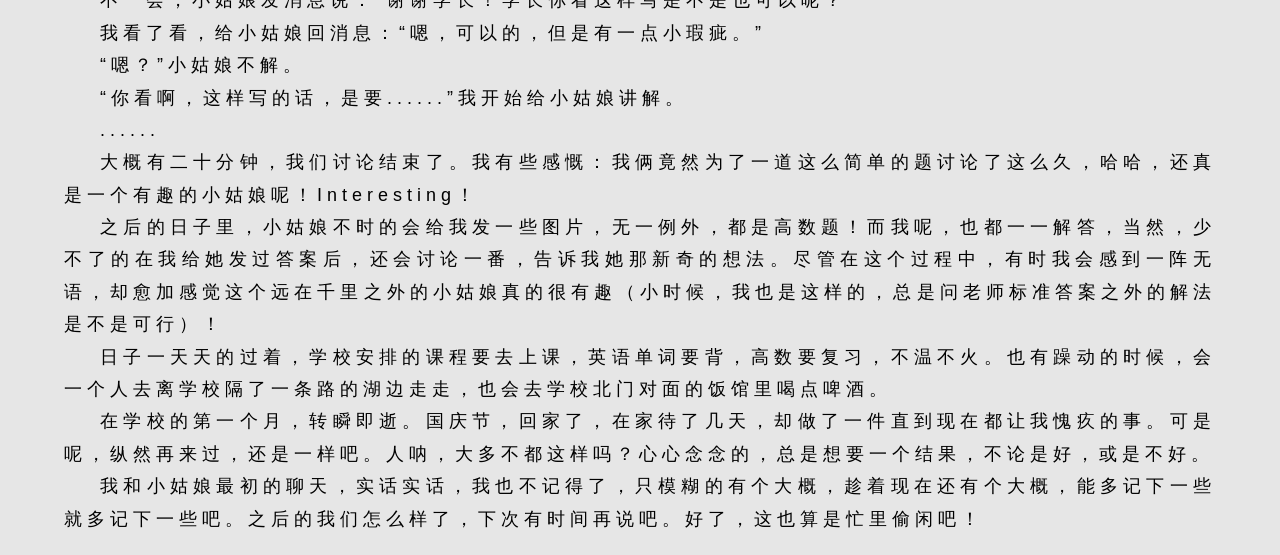
<file: art4.html>
<!DOCTYPE html>
<html lang="en">

<head>
    <meta charset="UTF-8">
    <meta http-equiv="X-UA-Compatible" content="IE=edge">
    <meta name="viewport" content="width=device-width, initial-scale=1.0 user-scalable=no">
    <title>忆（一）</title>
    <style>
        * {
            padding: 0;
            margin: 0;
            background-color: #e6e6e6;
        }

        .art {
            width: 90%;
            margin: 20px auto;
            /* border: 1px solid gold; */
            position: relative;
        }

        h2 {
            text-align: center;
            margin-bottom: 10px;
        }

        p {
            font-size: 18px;
        }

        p[class] {
            text-indent: 2em;
            letter-spacing: 5px;
            line-height: 180%;
            text-align: justify;
            font-family: Verdana, Geneva, Tahoma, sans-serif;
        }
    </style>
</head>

<body>
    <div class="art">
        <div class="title">
            <h2>忆（一）</h2>
        </div>
        <p class="p1">
            心灵相通，心意相随，这就是默契的意思。
        </p>
        <p class="p2">
            上周六趁着姐姐从苏州回来，便也找了个蹩脚的理由回去凑凑热闹。回去的路上，百无聊赖的翻着手机。其间，有看到一条公众号的推文，大致讲了程序员的三条路。其一：如果运气特别好，又不太爱学习，可以选择找一家刚起步的小公司，如果这个公司三五年可以发展壮大，也就能跟着顺风顺水了；其二：运气不好，但学习能力很强，那么在职业生涯的八年或十年中，攒钱，攒钱，攒钱！与此同时，学习一些理财金融投资类的知识，以保后半生无忧；其三：运气一般般，学习能力也一般般，那就先努力攒钱吧，副手技能最好以写作，演讲为主，后期可以走培训，自媒体线路以谋生路。推文中，金句频出，比如说：首先，要认清一个事实，我们都是一颗韭菜。而给我印象最深、最认可的是，持续学习的目的是为了让出卖身体的价值总和达到最高！听起来像毒鸡汤是吧？可现实不就是由一碗碗毒鸡汤堆砌的吗？
        </p>
        <p class="p3">
            就我自身情况而言，毫无疑问，倾向于第三条路。于是乎，表面平静的心，也跟着深处的涌动而泛起了道道涟漪，一圈一圈的，难以消散。
        </p>
        <p class="p4">
            我，曾骄傲而自信，什么时候变得有些优柔且怯懦？是害怕失败，还是不能坚持，可能都有吧。毕竟，一个人的崩溃，往往是有着多方面的原因。但现在生活逼迫着，笑不能改变现状，只有努力，朝着一条适合自己的路，努力的走，可能在单位时间内比着在其它路上走的快一些，也可能走啊走啊，就是看不到尽头。条条大路通罗马，而不同人走相同的路，结果却往往不同。这，就是生活的精彩之处！
        </p>
        <p class="p5">
            不觉间，已啰里啰嗦的说了这么多。言归正传，见名知意，这是一篇用于回忆过往的文章，更准确的说，是回忆我和我家小姑娘如何相识的文章。
        </p>
        <p class="p6">
            今天是2020年12月24日，圣诞节的前；此刻，夜幕降临，华灯初上，本应继续敲代码的我，却想写写过往，抓住已逝去的星星点点。
        </p>
        <p class="p7">
            两年前的这个是时候，我在干嘛呢？做积分题，还是背单词呢？想不起来了......回忆过去，就像在沙子堆里抓了一把沙，看着它一点一点地从指间滑落，一时心急，便会抓紧，而结果却是漏下去得更多了......
        </p>
        <p class="p8">
            两年前，我大三，准备考研。最初，只知道所学专业要考四门（高等数学、思想政治、英语、专业基础综合），此外，一头雾水。从小学到大学，英语一直都是班里垫底的那种，考多考少，全凭运气，可我是知道英语是重要的，直至现在，还会每天看看单词，至于记住记不住，随缘吧。“百词斩”，也想不起来是怎么知道这个学英语的app了，就稀里糊涂的下载了，因为不熟悉，就一通乱点，能扒拉的都扒拉了一遍。最后呢，竟然找到了几个“百词斩”背单词的群，OK，添加，进群，关闭群消息提醒，潜水。这样做，加群的意义是什么呢？打卡啊!每天在背完单词后把链接发到群里，一群不认识的人，这样反而很是自在。打卡间隙，偶尔也会看看他们在聊些什么，明星八卦，生活学习，都有涉及。有一天，傍晚，就在群里说起了数学，一些大一的小家伙在吐槽高数的“凶残”，在为了极限、连续、积分的题而讨论。不一会，群里已有几十条消息了。英语和数学，于我来说，从小就两极分化，还是很严重的那种。好吧，我承认，我在群里发消息，这是第一次发消息。而且，还有点显摆的意味，对他们说：你们现在不要觉得极限和积分难，后面的内容更难呢！随后又说了我在大一大二期间的数学成绩（计算机科学与技术这个专业一共学了四门数学课：高等数学、离散数学、线性代数和概率论与数理统计）。说完这些，就推出了群聊，大有一种“事了拂衣去，深藏功与名”的感觉。别说，还挺不错！
        </p>
        <p class="p9">
            但令我没想到的是：不一会，竟然有人加我了，看下资料，还是一个小姑娘，浙江的（显示的是在群里的备注名，记不清了，前段时间有问过小姑娘，可她也不记得了。模模糊糊只记得最后一个单词‘people’，嘿，interesting，当时心里这样想着）。
        </p>
        <p class="p10">
            “学长好！”小姑娘很有礼貌。
        </p>
        <p class="p11">
            “学妹好，有什么能帮助你的吗？”对小姑娘很有好感。
        </p>
        <p class="12">
            “学长，我刚才见你在群里说高数，你的高数很厉害吧！”小姑娘很会说话。
        </p>
        <p class="p13">
            “还行吧，我们可以一起学习，我现在在准备考研，也是要复习高数的”我心情不错的回应。
        </p>
        <p class="p14">
            “哇！学长加油吖！”小姑娘这个‘吖’，感觉蛮可爱的。
        </p>
        <p class="p15">
            我回了一个大笑的表情。
        </p>
        <p class="p16">
            “学长，我现在有一道题不太理解，你现在有时间帮我看看嘛？”正式话题来了。
        </p>
        <p class="p17">
            “嗯，可以啊。你拍个照片发给我吧。”我满不在乎的说到，毕竟刚刚接受了小姑娘的夸赞和鼓励，自然是要回馈的。
        </p>
        <p class="p18">
            很快的，小姑娘发来了一张图片，图片上是一道比较简单的极限题。我看了看，便在草稿纸上写出了答案，拍张照片，发给小姑娘。
        </p>
        <p class="p19">
            不一会，小姑娘发消息说：“谢谢学长！学长你看这样写是不是也可以呢？”
        </p>
        <p class="p20">
            我看了看，给小姑娘回消息：“嗯，可以的，但是有一点小瑕疵。”
        </p>
        <p class="p21">
            “嗯？”小姑娘不解。
        </p>
        <p class="p22">
            “你看啊，这样写的话，是要......”我开始给小姑娘讲解。
        </p>
        <p class="p23">
            ......
        </p>
        <p class="p24">
            大概有二十分钟，我们讨论结束了。我有些感慨：我俩竟然为了一道这么简单的题讨论了这么久，哈哈，还真是一个有趣的小姑娘呢！Interesting！
        </p>
        <p class="p25">
            之后的日子里，小姑娘不时的会给我发一些图片，无一例外，都是高数题！而我呢，也都一一解答，当然，少不了的在我给她发过答案后，还会讨论一番，告诉我她那新奇的想法。尽管在这个过程中，有时我会感到一阵无语，却愈加感觉这个远在千里之外的小姑娘真的很有趣（小时候，我也是这样的，总是问老师标准答案之外的解法是不是可行）！
        </p>
        <p class="p26">
            日子一天天的过着，学校安排的课程要去上课，英语单词要背，高数要复习，不温不火。也有躁动的时候，会一个人去离学校隔了一条路的湖边走走，也会去学校北门对面的饭馆里喝点啤酒。
        </p>
        <p class="p27">
            在学校的第一个月，转瞬即逝。国庆节，回家了，在家待了几天，却做了一件直到现在都让我愧疚的事。可是呢，纵然再来过，还是一样吧。人呐，大多不都这样吗？心心念念的，总是想要一个结果，不论是好，或是不好。
        </p>
        <p class="p27">
            我和小姑娘最初的聊天，实话实话，我也不记得了，只模糊的有个大概，趁着现在还有个大概，能多记下一些就多记下一些吧。之后的我们怎么样了，下次有时间再说吧。好了，这也算是忙里偷闲吧！
        </p>
    </div>

</body>

</html>
</file>
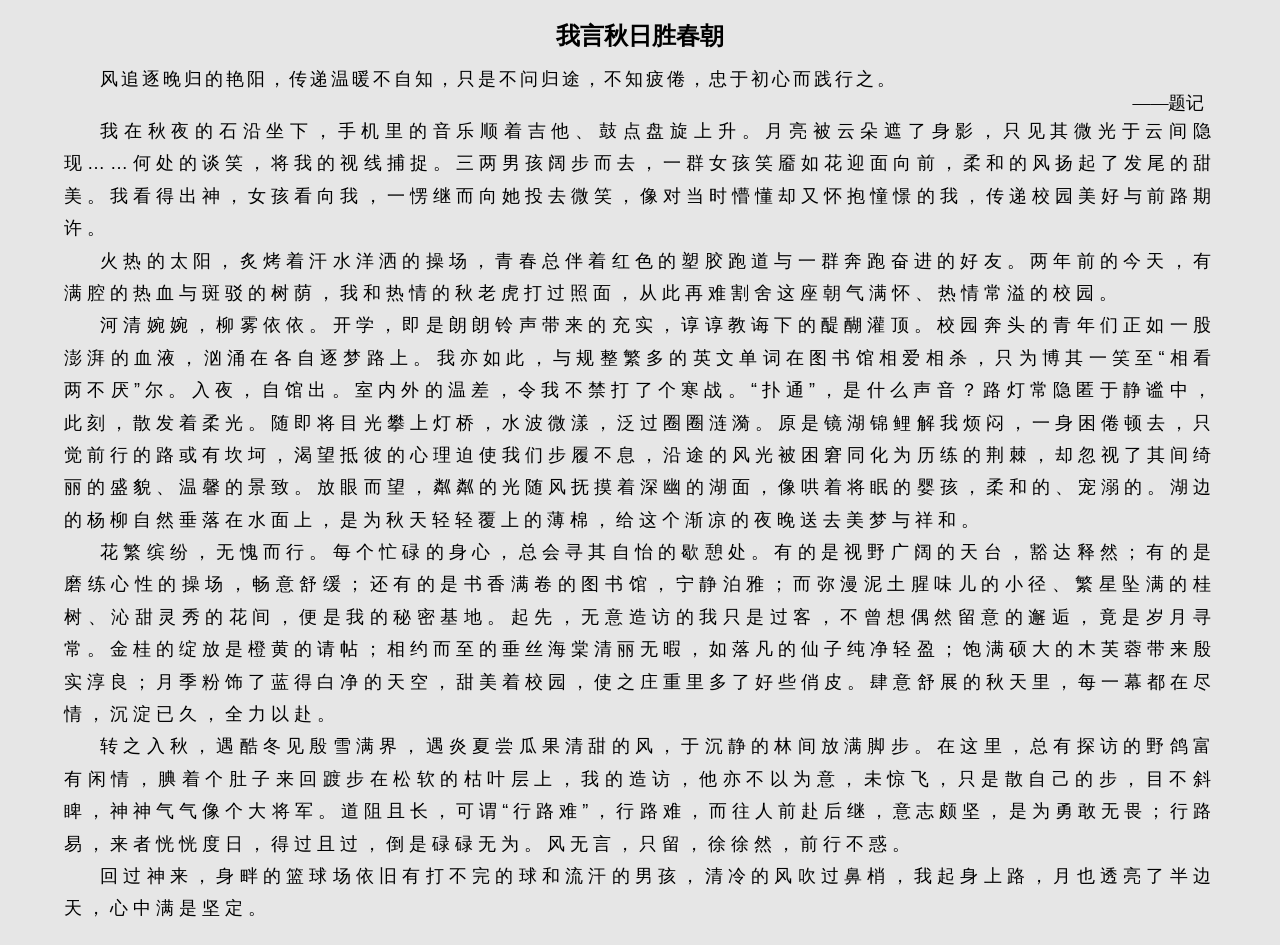
<file: art5.html>
<!DOCTYPE html>
<html lang="en">

<head>
    <meta charset="UTF-8">
    <meta http-equiv="X-UA-Compatible" content="IE=edge">
    <meta name="viewport" content="width=device-width, initial-scale=1.0 user-scalable=no">
    <title>我言秋日胜春朝</title>
    <style>
        * {
            padding: 0;
            margin: 0;
            background-color: #e6e6e6;
        }

        .art {
            width: 90%;
            margin: 20px auto;
            /* border: 1px solid gold; */
            position: relative;
        }

        h2 {
            text-align: center;
            margin-bottom: 15px;
        }

        #preface1 {
            text-align: left;
            text-indent: 2em;
            letter-spacing: 3px;
        }

        #preface2 {
            text-align: right;
            margin-right: 1%;
        }

        p {
            font-size: 18px;
        }

        p[class] {
            text-indent: 2em;
            letter-spacing: 5px;
            line-height: 180%;
            text-align: justify;
            font-family:Verdana, Geneva, Tahoma, sans-serif;
        }

    </style>
</head>

<body>
    <div class="art">
        <div class="title">
            <h2>我言秋日胜春朝</h2>
        </div>
        <p id="preface1">风追逐晚归的艳阳，传递温暖不自知，只是不问归途，不知疲倦，忠于初心而践行之。&nbsp;</p>
        <p id="preface2"> ——题记</p>
        <p class="p1">
            我在秋夜的石沿坐下，手机里的音乐顺着吉他、鼓点盘旋上升。月亮被云朵遮了身影，只见其微光于云间隐现……何处的谈笑，将我的视线捕捉。三两男孩阔步而去，一群女孩笑靥如花迎面向前，柔和的风扬起了发尾的甜美。我看得出神，女孩看向我，一愣继而向她投去微笑，像对当时懵懂却又怀抱憧憬的我，传递校园美好与前路期许。
        </p>
        <p class="p2">
            火热的太阳，炙烤着汗水洋洒的操场，青春总伴着红色的塑胶跑道与一群奔跑奋进的好友。两年前的今天，有满腔的热血与斑驳的树荫，我和热情的秋老虎打过照面，从此再难割舍这座朝气满怀、热情常溢的校园。
        </p>
        <p class="p3">
            河清婉婉，柳雾依依。开学，即是朗朗铃声带来的充实，谆谆教诲下的醍醐灌顶。校园奔头的青年们正如一股澎湃的血液，汹涌在各自逐梦路上。我亦如此，与规整繁多的英文单词在图书馆相爱相杀，只为博其一笑至“相看两不厌”尔。入夜，自馆出。室内外的温差，令我不禁打了个寒战。“扑通”，是什么声音？路灯常隐匿于静谧中，此刻，散发着柔光。随即将目光攀上灯桥，水波微漾，泛过圈圈涟漪。原是镜湖锦鲤解我烦闷，一身困倦顿去，只觉前行的路或有坎坷，渴望抵彼的心理迫使我们步履不息，沿途的风光被困窘同化为历练的荆棘，却忽视了其间绮丽的盛貌、温馨的景致。放眼而望，粼粼的光随风抚摸着深幽的湖面，像哄着将眠的婴孩，柔和的、宠溺的。湖边的杨柳自然垂落在水面上，是为秋天轻轻覆上的薄棉，给这个渐凉的夜晚送去美梦与祥和。
        </p>
        <p class="p4">
            花繁缤纷，无愧而行。每个忙碌的身心，总会寻其自怡的歇憩处。有的是视野广阔的天台，豁达释然；有的是磨练心性的操场，畅意舒缓；还有的是书香满卷的图书馆，宁静泊雅；而弥漫泥土腥味儿的小径、繁星坠满的桂树、沁甜灵秀的花间，便是我的秘密基地。起先，无意造访的我只是过客，不曾想偶然留意的邂逅，竟是岁月寻常。金桂的绽放是橙黄的请帖；相约而至的垂丝海棠清丽无暇，如落凡的仙子纯净轻盈；饱满硕大的木芙蓉带来殷实淳良；月季粉饰了蓝得白净的天空，甜美着校园，使之庄重里多了好些俏皮。肆意舒展的秋天里，每一幕都在尽情，沉淀已久，全力以赴。
        </p>
        <p class="p5">
            转之入秋，遇酷冬见殷雪满界，遇炎夏尝瓜果清甜的风，于沉静的林间放满脚步。在这里，总有探访的野鸽富有闲情，腆着个肚子来回踱步在松软的枯叶层上，我的造访，他亦不以为意，未惊飞，只是散自己的步，目不斜睥，神神气气像个大将军。道阻且长，可谓“行路难”，行路难，而往人前赴后继，意志颇坚，是为勇敢无畏；行路易，来者恍恍度日，得过且过，倒是碌碌无为。风无言，只留，徐徐然，前行不惑。
        </p>
        <p class="p6">
            回过神来，身畔的篮球场依旧有打不完的球和流汗的男孩，清冷的风吹过鼻梢，我起身上路，月也透亮了半边天，心中满是坚定。
        </p>
    </div>

</body>

</html>
</file>
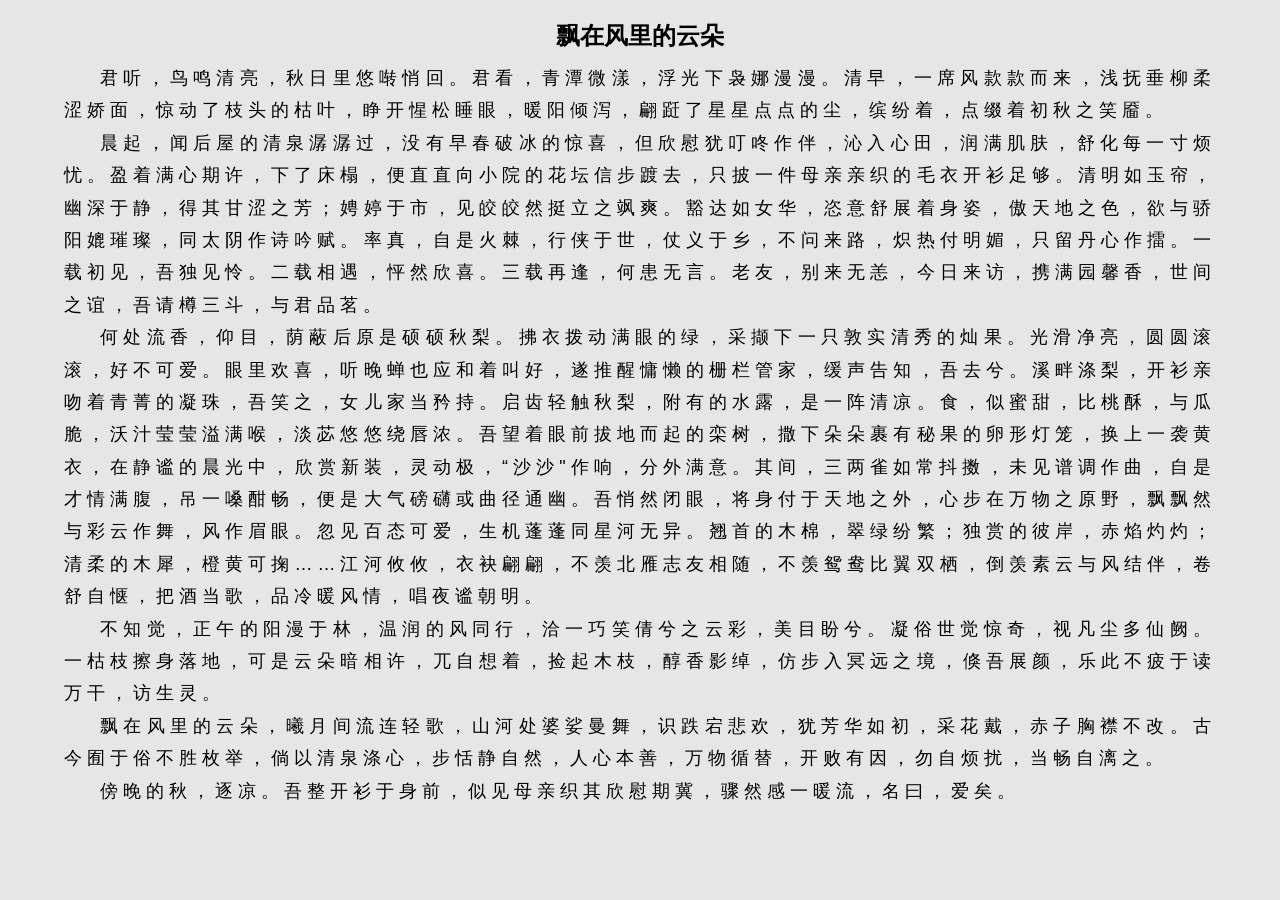
<file: art6.html>
<!DOCTYPE html>
<html lang="en">

<head>
    <meta charset="UTF-8">
    <meta http-equiv="X-UA-Compatible" content="IE=edge">
    <meta name="viewport" content="width=device-width, initial-scale=1.0 user-scalable=no">
    <title>飘在风里的云朵</title>
    <style>
        * {
            padding: 0;
            margin: 0;
            background-color: #e6e6e6;
        }

        .art {
            width: 90%;
            margin: 20px auto;
            /* border: 1px solid gold; */
            position: relative;
        }

        h2 {
            text-align: center;
            margin-bottom: 10px;
        }

        p {
            font-size: 18px;
        }

        p[class] {
            text-indent: 2em;
            letter-spacing: 5px;
            line-height: 180%;
            text-align: justify;
            font-family:Verdana, Geneva, Tahoma, sans-serif;
        }

    </style>
</head>

<body>
    <div class="art">
        <div class="title">
            <h2>飘在风里的云朵</h2>
        </div>
        <p class="p1">
            君听，鸟鸣清亮，秋日里悠啭悄回。君看，青潭微漾，浮光下袅娜漫漫。清早，一席风款款而来，浅抚垂柳柔涩娇面，惊动了枝头的枯叶，睁开惺松睡眼，暖阳倾泻，翩跹了星星点点的尘，缤纷着，点缀着初秋之笑靥。
        </p>
        <p class="p2">
            晨起，闻后屋的清泉潺潺过，没有早春破冰的惊喜，但欣慰犹叮咚作伴，沁入心田，润满肌肤，舒化每一寸烦忧。盈着满心期许，下了床榻，便直直向小院的花坛信步踱去，只披一件母亲亲织的毛衣开衫足够。清明如玉帘，幽深于静，得其甘涩之芳；娉婷于市，见皎皎然挺立之飒爽。豁达如女华，恣意舒展着身姿，傲天地之色，欲与骄阳媲璀璨，同太阴作诗吟赋。率真，自是火棘，行侠于世，仗义于乡，不问来路，炽热付明媚，只留丹心作擂。一载初见，吾独见怜。二载相遇，怦然欣喜。三载再逢，何患无言。老友，别来无恙，今日来访，携满园馨香，世间之谊，吾请樽三斗，与君品茗。
        </p>
        <p class="p3">
            何处流香，仰目，荫蔽后原是硕硕秋梨。拂衣拨动满眼的绿，采撷下一只敦实清秀的灿果。光滑净亮，圆圆滚滚，好不可爱。眼里欢喜，听晚蝉也应和着叫好，遂推醒慵懒的栅栏管家，缓声告知，吾去兮。溪畔涤梨，开衫亲吻着青菁的凝珠，吾笑之，女儿家当矜持。启齿轻触秋梨，附有的水露，是一阵清凉。食，似蜜甜，比桃酥，与瓜脆，沃汁莹莹溢满喉，淡苾悠悠绕唇浓。吾望着眼前拔地而起的栾树，撒下朵朵裹有秘果的卵形灯笼，换上一袭黄衣，在静谧的晨光中，欣赏新装，灵动极，“沙沙"作响，分外满意。其间，三两雀如常抖擞，未见谱调作曲，自是才情满腹，吊一嗓酣畅，便是大气磅礴或曲径通幽。吾悄然闭眼，将身付于天地之外，心步在万物之原野，飘飘然与彩云作舞，风作眉眼。忽见百态可爱，生机蓬蓬同星河无异。翘首的木棉，翠绿纷繁；独赏的彼岸，赤焰灼灼；清柔的木犀，橙黄可掬……江河攸攸，衣袂翩翩，不羡北雁志友相随，不羡鸳鸯比翼双栖，倒羡素云与风结伴，卷舒自惬，把酒当歌，品冷暖风情，唱夜谧朝明。
        </p>
        <p class="p4">
            不知觉，正午的阳漫于林，温润的风同行，洽一巧笑倩兮之云彩，美目盼兮。凝俗世觉惊奇，视凡尘多仙阙。一枯枝擦身落地，可是云朵暗相许，兀自想着，捡起木枝，醇香影绰，仿步入冥远之境，倏吾展颜，乐此不疲于读万干，访生灵。
        </p>
        <p class="p5">
            飘在风里的云朵，曦月间流连轻歌，山河处婆娑曼舞，识跌宕悲欢，犹芳华如初，采花戴，赤子胸襟不改。古今囿于俗不胜枚举，倘以清泉涤心，步恬静自然，人心本善，万物循替，开败有因，勿自烦扰，当畅自漓之。
        </p>
        <p class="p6">
            傍晚的秋，逐凉。吾整开衫于身前，似见母亲织其欣慰期冀，骤然感一暖流，名曰，爱矣。
        </p>
    </p>
    </div>

</body>

</html>
</file>
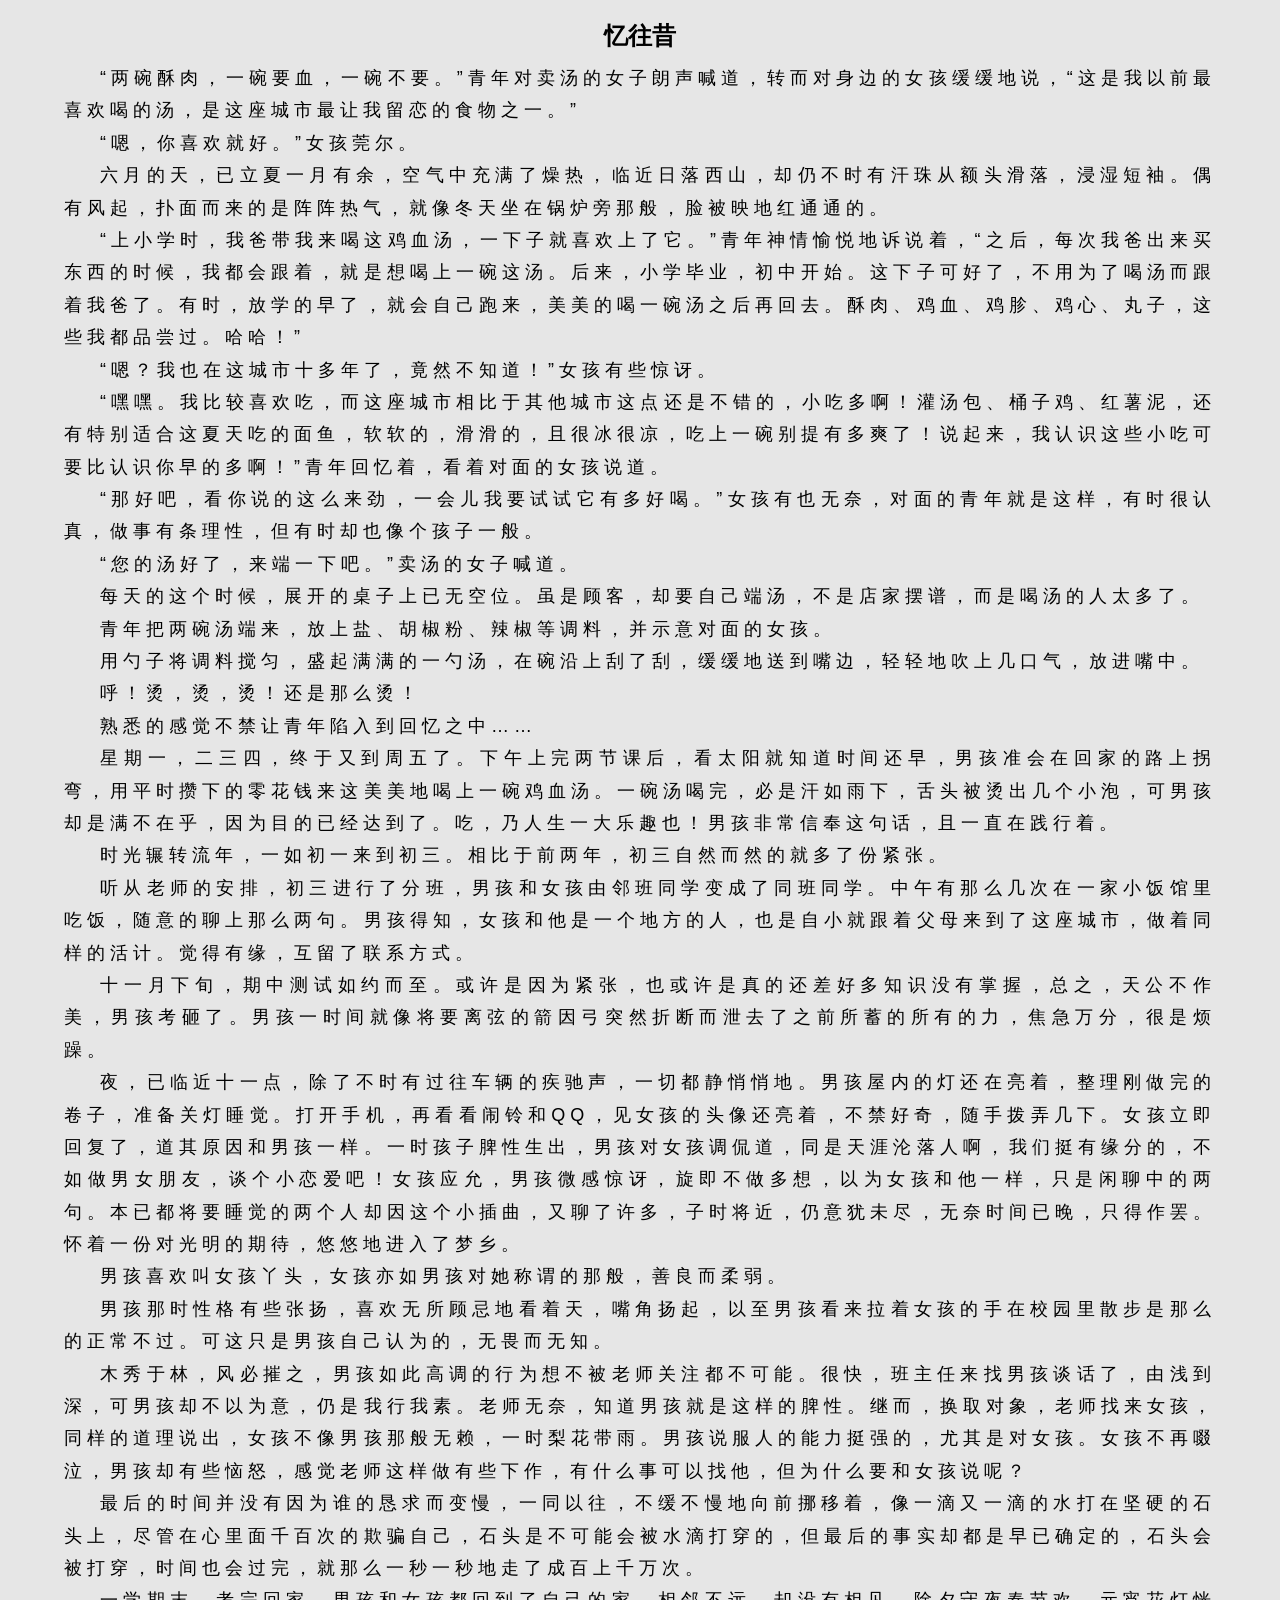
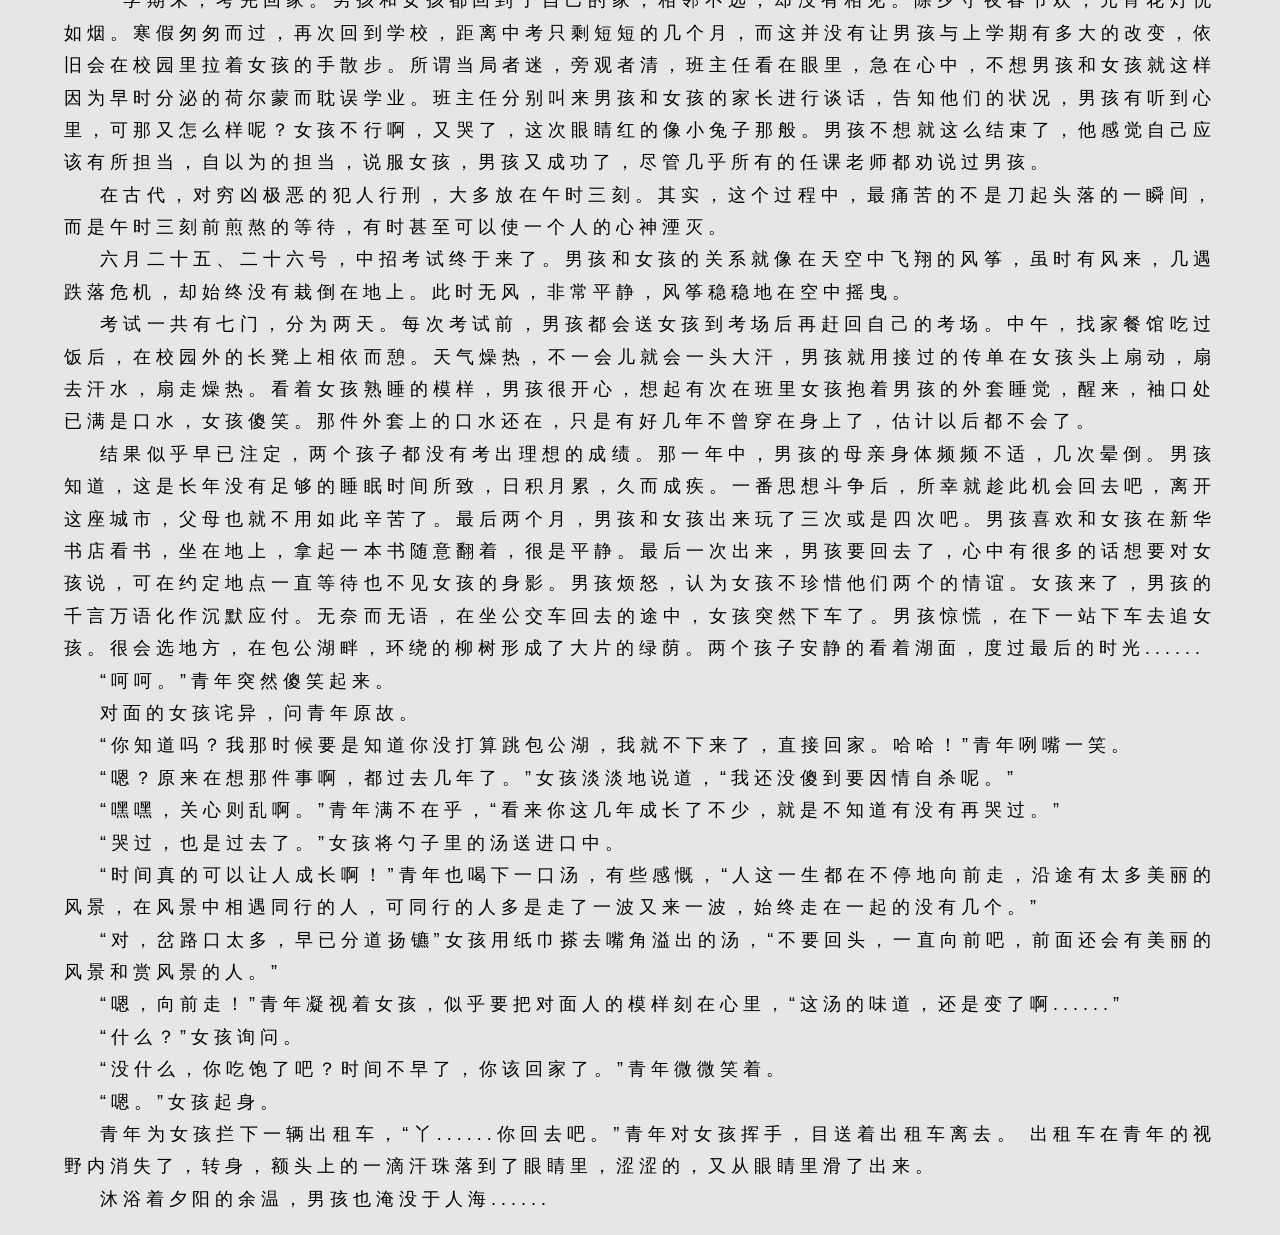
<file: art7.html>
<!DOCTYPE html>
<html lang="en">

<head>
    <meta charset="UTF-8">
    <meta http-equiv="X-UA-Compatible" content="IE=edge">
    <meta name="viewport" content="width=device-width, initial-scale=1.0 user-scalable=no">
    <title>忆往昔</title>
    <style>
        * {
            padding: 0;
            margin: 0;
            background-color: #e6e6e6;
        }

        .art {
            width: 90%;
            margin: 20px auto;
            /* border: 1px solid gold; */
            position: relative;
        }

        h2 {
            text-align: center;
            margin-bottom: 10px;
        }

        p {
            font-size: 18px;
        }

        p[class] {
            text-indent: 2em;
            letter-spacing: 5px;
            line-height: 180%;
            text-align: justify;
            font-family: Verdana, Geneva, Tahoma, sans-serif;
        }
    </style>
</head>

<body>
    <div class="art">
        <div class="title">
            <h2>忆往昔</h2>
        </div>
        <p class="p1">
            “两碗酥肉，一碗要血，一碗不要。”青年对卖汤的女子朗声喊道，转而对身边的女孩缓缓地说，“这是我以前最喜欢喝的汤，是这座城市最让我留恋的食物之一。”
        </p>
        <p class="p2">
            “嗯，你喜欢就好。”女孩莞尔。
        </p>
        <p class="p3">
            六月的天，已立夏一月有余，空气中充满了燥热，临近日落西山，却仍不时有汗珠从额头滑落，浸湿短袖。偶有风起，扑面而来的是阵阵热气，就像冬天坐在锅炉旁那般，脸被映地红通通的。
        </p>
        <p class="p4">
            “上小学时，我爸带我来喝这鸡血汤，一下子就喜欢上了它。”青年神情愉悦地诉说着，“之后，每次我爸出来买东西的时候，我都会跟着，就是想喝上一碗这汤。后来，小学毕业，初中开始。这下子可好了，不用为了喝汤而跟着我爸了。有时，放学的早了，就会自己跑来，美美的喝一碗汤之后再回去。酥肉、鸡血、鸡胗、鸡心、丸子，这些我都品尝过。哈哈！”
        </p>
        <p class="p5">
            “嗯？我也在这城市十多年了，竟然不知道！”女孩有些惊讶。
        </p>
        <p class="p6">
            “嘿嘿。我比较喜欢吃，而这座城市相比于其他城市这点还是不错的，小吃多啊！灌汤包、桶子鸡、红薯泥，还有特别适合这夏天吃的面鱼，软软的，滑滑的，且很冰很凉，吃上一碗别提有多爽了！说起来，我认识这些小吃可要比认识你早的多啊！”青年回忆着，看着对面的女孩说道。
        </p>
        <p class="p7">
            “那好吧，看你说的这么来劲，一会儿我要试试它有多好喝。”女孩有也无奈，对面的青年就是这样，有时很认真，做事有条理性，但有时却也像个孩子一般。
        </p>
        <p class="p8">
            “您的汤好了，来端一下吧。”卖汤的女子喊道。
        </p>
        <p class="p9">
            每天的这个时候，展开的桌子上已无空位。虽是顾客，却要自己端汤，不是店家摆谱，而是喝汤的人太多了。
        </p>
        <p class="p10">
            青年把两碗汤端来，放上盐、胡椒粉、辣椒等调料，并示意对面的女孩。
        </p>
        <p class="p11">
            用勺子将调料搅匀，盛起满满的一勺汤，在碗沿上刮了刮，缓缓地送到嘴边，轻轻地吹上几口气，放进嘴中。
        </p>
        <p class="12">
            呼！烫，烫，烫！还是那么烫！
        </p>
        <p class="p13">
            熟悉的感觉不禁让青年陷入到回忆之中……
        </p>
        <p class="p14">
            星期一，二三四，终于又到周五了。下午上完两节课后，看太阳就知道时间还早，男孩准会在回家的路上拐弯，用平时攒下的零花钱来这美美地喝上一碗鸡血汤。一碗汤喝完，必是汗如雨下，舌头被烫出几个小泡，可男孩却是满不在乎，因为目的已经达到了。吃，乃人生一大乐趣也！男孩非常信奉这句话，且一直在践行着。
        </p>
        <p class="p15">
            时光辗转流年，一如初一来到初三。相比于前两年，初三自然而然的就多了份紧张。
        </p>
        <p class="p16">
            听从老师的安排，初三进行了分班，男孩和女孩由邻班同学变成了同班同学。中午有那么几次在一家小饭馆里吃饭，随意的聊上那么两句。男孩得知，女孩和他是一个地方的人，也是自小就跟着父母来到了这座城市，做着同样的活计。觉得有缘，互留了联系方式。
        </p>
        <p class="p17">
            十一月下旬，期中测试如约而至。或许是因为紧张，也或许是真的还差好多知识没有掌握，总之，天公不作美，男孩考砸了。男孩一时间就像将要离弦的箭因弓突然折断而泄去了之前所蓄的所有的力，焦急万分，很是烦躁。
        </p>
        <p class="p18">
            夜，已临近十一点，除了不时有过往车辆的疾驰声，一切都静悄悄地。男孩屋内的灯还在亮着，整理刚做完的卷子，准备关灯睡觉。打开手机，再看看闹铃和QQ，见女孩的头像还亮着，不禁好奇，随手拨弄几下。女孩立即回复了，道其原因和男孩一样。一时孩子脾性生出，男孩对女孩调侃道，同是天涯沦落人啊，我们挺有缘分的，不如做男女朋友，谈个小恋爱吧！女孩应允，男孩微感惊讶，旋即不做多想，以为女孩和他一样，只是闲聊中的两句。本已都将要睡觉的两个人却因这个小插曲，又聊了许多，子时将近，仍意犹未尽，无奈时间已晚，只得作罢。怀着一份对光明的期待，悠悠地进入了梦乡。
        </p>
        <p class="p19">
            男孩喜欢叫女孩丫头，女孩亦如男孩对她称谓的那般，善良而柔弱。
        </p>
        <p class="p20">
            男孩那时性格有些张扬，喜欢无所顾忌地看着天，嘴角扬起，以至男孩看来拉着女孩的手在校园里散步是那么的正常不过。可这只是男孩自己认为的，无畏而无知。
        </p>
        <p class="p21">
            木秀于林，风必摧之，男孩如此高调的行为想不被老师关注都不可能。很快，班主任来找男孩谈话了，由浅到深，可男孩却不以为意，仍是我行我素。老师无奈，知道男孩就是这样的脾性。继而，换取对象，老师找来女孩，同样的道理说出，女孩不像男孩那般无赖，一时梨花带雨。男孩说服人的能力挺强的，尤其是对女孩。女孩不再啜泣，男孩却有些恼怒，感觉老师这样做有些下作，有什么事可以找他，但为什么要和女孩说呢？
        </p>
        <p class="p22">
            最后的时间并没有因为谁的恳求而变慢，一同以往，不缓不慢地向前挪移着，像一滴又一滴的水打在坚硬的石头上，尽管在心里面千百次的欺骗自己，石头是不可能会被水滴打穿的，但最后的事实却都是早已确定的，石头会被打穿，时间也会过完，就那么一秒一秒地走了成百上千万次。
        </p>
        <p class="p23">
            一学期末，考完回家。男孩和女孩都回到了自己的家，相邻不远，却没有相见。除夕守夜春节欢，元宵花灯恍如烟。寒假匆匆而过，再次回到学校，距离中考只剩短短的几个月，而这并没有让男孩与上学期有多大的改变，依旧会在校园里拉着女孩的手散步。所谓当局者迷，旁观者清，班主任看在眼里，急在心中，不想男孩和女孩就这样因为早时分泌的荷尔蒙而耽误学业。班主任分别叫来男孩和女孩的家长进行谈话，告知他们的状况，男孩有听到心里，可那又怎么样呢？女孩不行啊，又哭了，这次眼睛红的像小兔子那般。男孩不想就这么结束了，他感觉自己应该有所担当，自以为的担当，说服女孩，男孩又成功了，尽管几乎所有的任课老师都劝说过男孩。
        </p>
        <p class="p24">
            在古代，对穷凶极恶的犯人行刑，大多放在午时三刻。其实，这个过程中，最痛苦的不是刀起头落的一瞬间，而是午时三刻前煎熬的等待，有时甚至可以使一个人的心神湮灭。
        </p>
        <p class="p25">
            六月二十五、二十六号，中招考试终于来了。男孩和女孩的关系就像在天空中飞翔的风筝，虽时有风来，几遇跌落危机，却始终没有栽倒在地上。此时无风，非常平静，风筝稳稳地在空中摇曳。
        </p>
        <p class="p26">
            考试一共有七门，分为两天。每次考试前，男孩都会送女孩到考场后再赶回自己的考场。中午，找家餐馆吃过饭后，在校园外的长凳上相依而憩。天气燥热，不一会儿就会一头大汗，男孩就用接过的传单在女孩头上扇动，扇去汗水，扇走燥热。看着女孩熟睡的模样，男孩很开心，想起有次在班里女孩抱着男孩的外套睡觉，醒来，袖口处已满是口水，女孩傻笑。那件外套上的口水还在，只是有好几年不曾穿在身上了，估计以后都不会了。
        </p>
        <p class="p27">
            结果似乎早已注定，两个孩子都没有考出理想的成绩。那一年中，男孩的母亲身体频频不适，几次晕倒。男孩知道，这是长年没有足够的睡眠时间所致，日积月累，久而成疾。一番思想斗争后，所幸就趁此机会回去吧，离开这座城市，父母也就不用如此辛苦了。最后两个月，男孩和女孩出来玩了三次或是四次吧。男孩喜欢和女孩在新华书店看书，坐在地上，拿起一本书随意翻着，很是平静。最后一次出来，男孩要回去了，心中有很多的话想要对女孩说，可在约定地点一直等待也不见女孩的身影。男孩烦怒，认为女孩不珍惜他们两个的情谊。女孩来了，男孩的千言万语化作沉默应付。无奈而无语，在坐公交车回去的途中，女孩突然下车了。男孩惊慌，在下一站下车去追女孩。很会选地方，在包公湖畔，环绕的柳树形成了大片的绿荫。两个孩子安静的看着湖面，度过最后的时光......
        </p>
        <p class="p28">
            “呵呵。”青年突然傻笑起来。
        </p>
        <p class="p29">
            对面的女孩诧异，问青年原故。
        </p>
        <p class="30">
            “你知道吗？我那时候要是知道你没打算跳包公湖，我就不下来了，直接回家。哈哈！”青年咧嘴一笑。
        </p>
        <p class="31">
            “嗯？原来在想那件事啊，都过去几年了。”女孩淡淡地说道，“我还没傻到要因情自杀呢。”
        </p>
        <p class="32">
            “嘿嘿，关心则乱啊。”青年满不在乎，“看来你这几年成长了不少，就是不知道有没有再哭过。”
        </p>
        <p class="33">
            “哭过，也是过去了。”女孩将勺子里的汤送进口中。
        </p>
        <p class="34">
            “时间真的可以让人成长啊！”青年也喝下一口汤，有些感慨，“人这一生都在不停地向前走，沿途有太多美丽的风景，在风景中相遇同行的人，可同行的人多是走了一波又来一波，始终走在一起的没有几个。”
        </p>
        <p class="35">
            “对，岔路口太多，早已分道扬镳”女孩用纸巾搽去嘴角溢出的汤，“不要回头，一直向前吧，前面还会有美丽的风景和赏风景的人。”
        </p>
        <p class="36">
            “嗯，向前走！”青年凝视着女孩，似乎要把对面人的模样刻在心里，“这汤的味道，还是变了啊......”
        </p>
        <p class="37">
            “什么？”女孩询问。
        </p>
        <p class="38">
            “没什么，你吃饱了吧？时间不早了，你该回家了。”青年微微笑着。
        </p>
        <p class="39">
            “嗯。”女孩起身。
        </p>
        <p class="40">
            青年为女孩拦下一辆出租车，“丫......你回去吧。”青年对女孩挥手，目送着出租车离去。
出租车在青年的视野内消失了，转身，额头上的一滴汗珠落到了眼睛里，涩涩的，又从眼睛里滑了出来。
        </p>
        <p class="41">
            沐浴着夕阳的余温，男孩也淹没于人海......
        </p>
    </div>

</body>

</html>
</file>
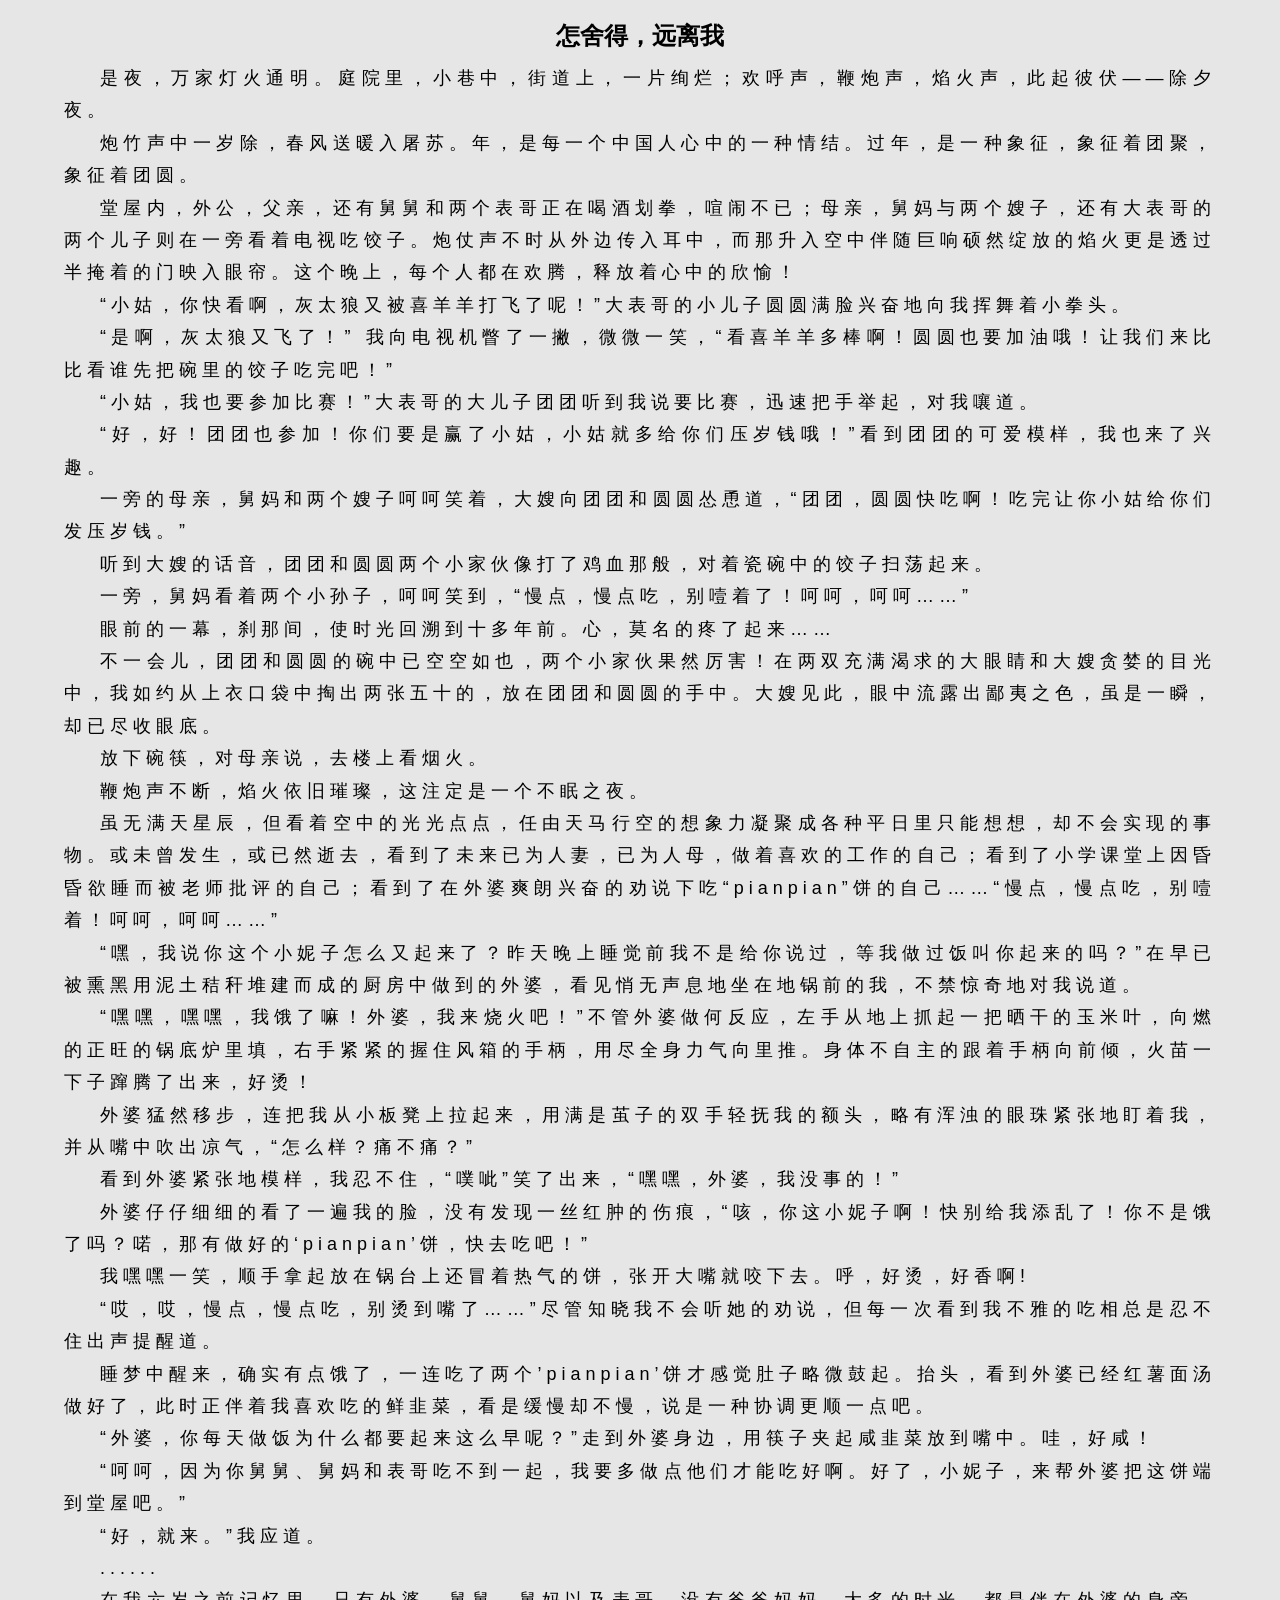
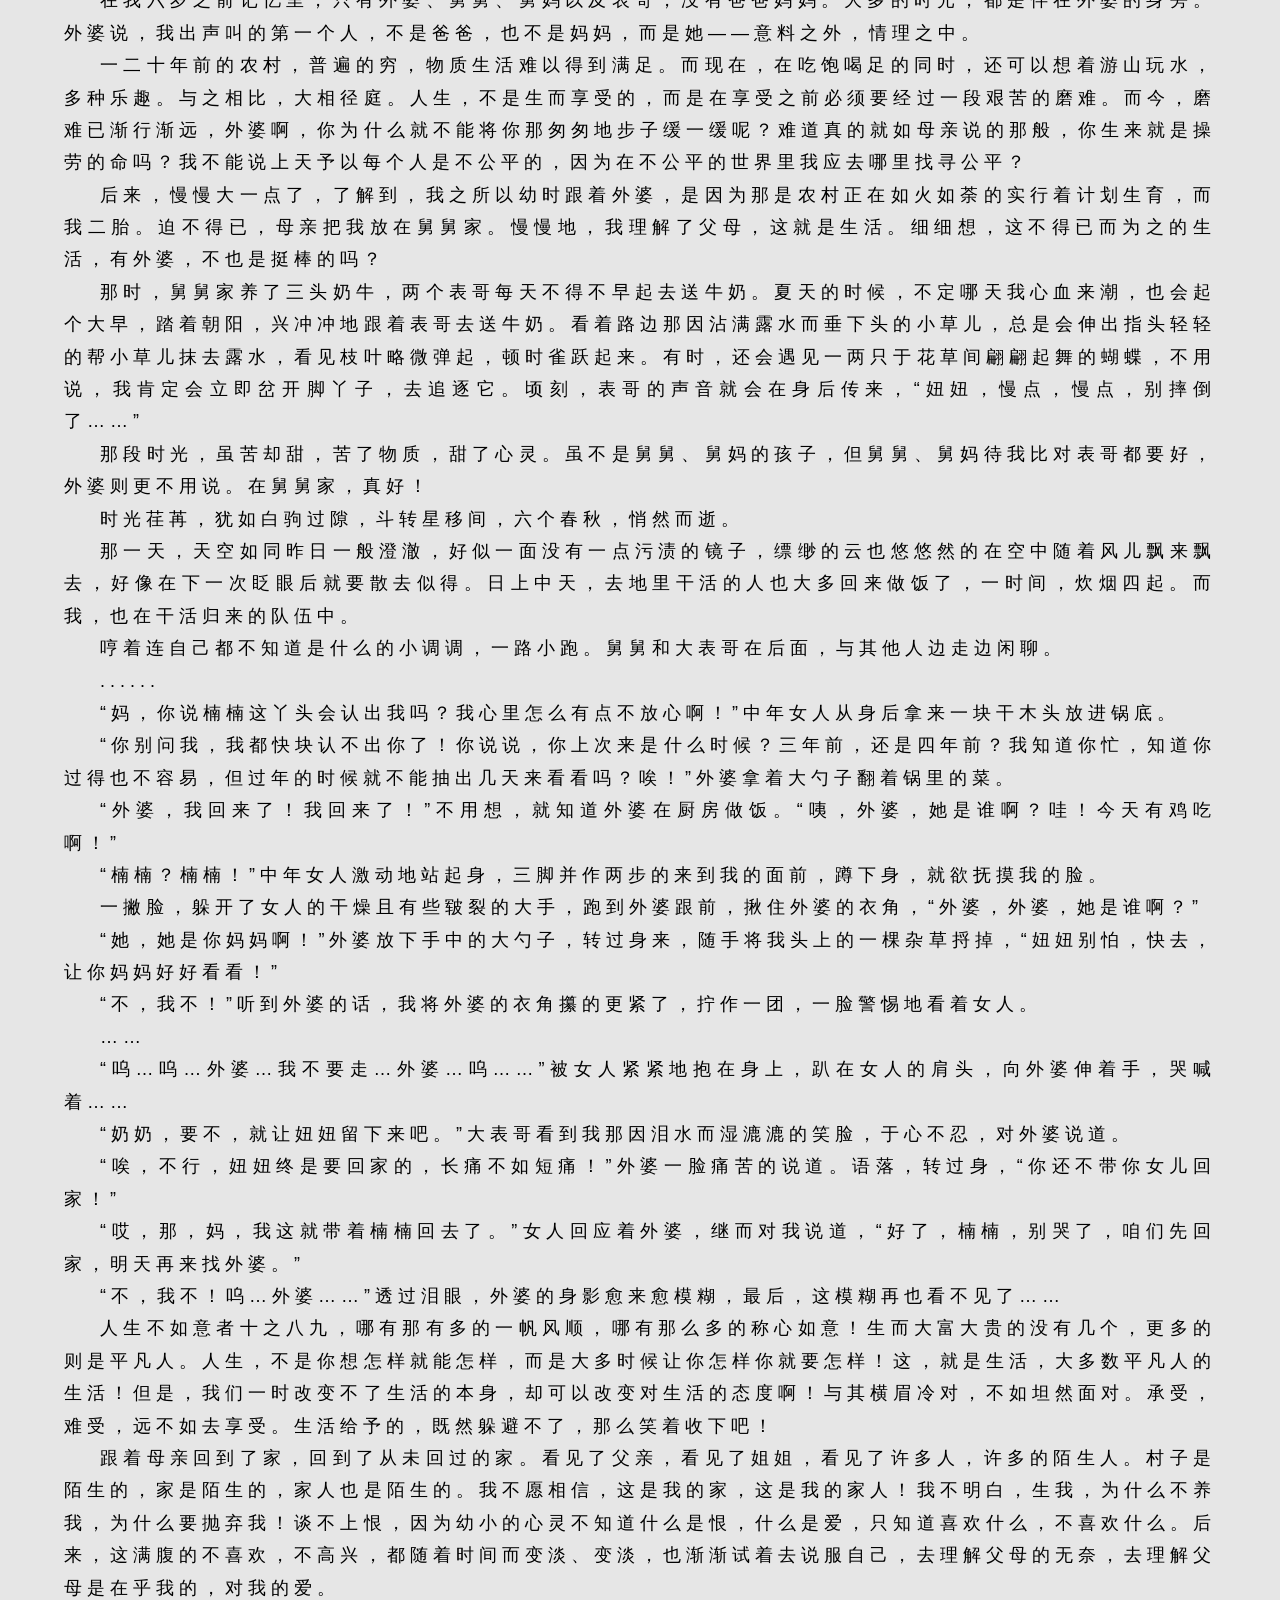
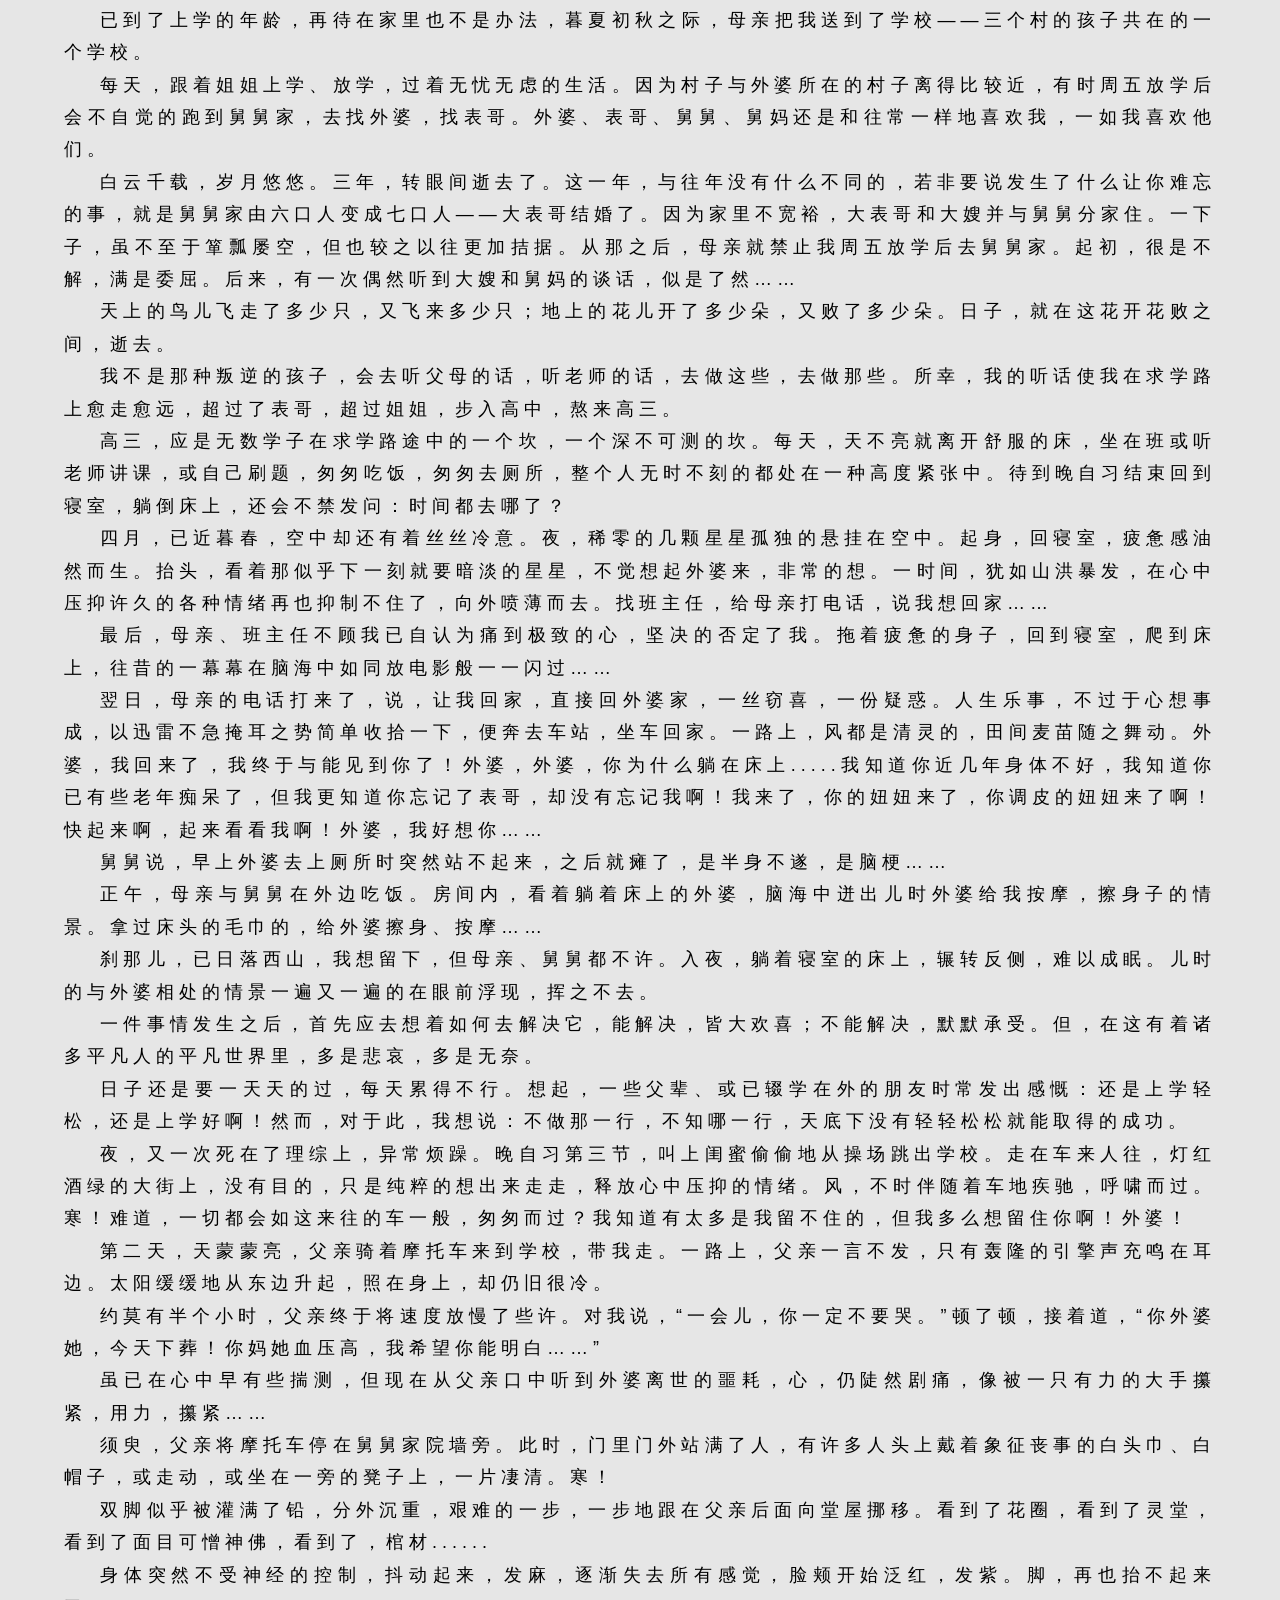
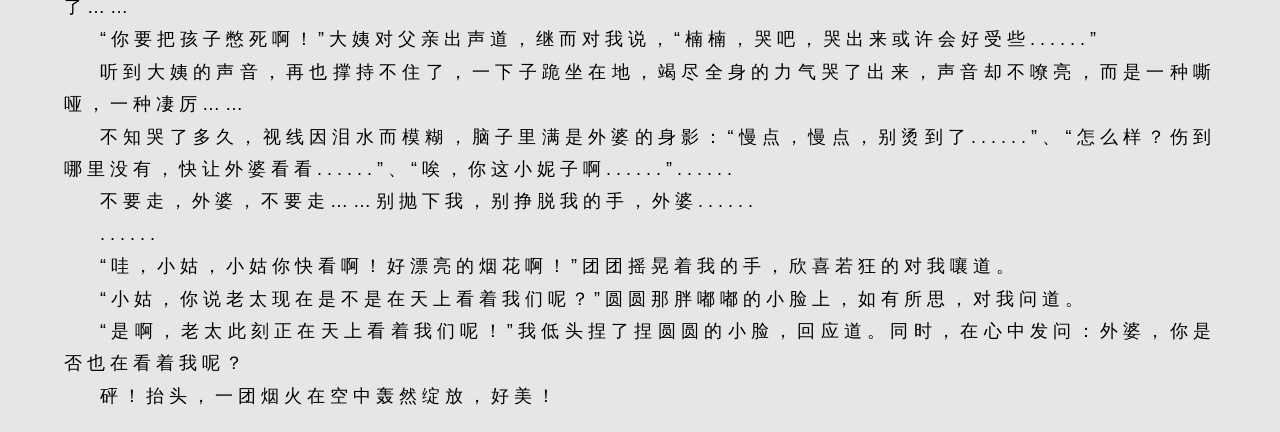
<file: art8.html>
<!DOCTYPE html>
<html lang="en">

<head>
    <meta charset="UTF-8">
    <meta http-equiv="X-UA-Compatible" content="IE=edge">
    <meta name="viewport" content="width=device-width, initial-scale=1.0 user-scalable=no">
    <title>怎舍得，远离我</title>
    <style>
        * {
            padding: 0;
            margin: 0;
            background-color: #e6e6e6;
        }

        .art {
            width: 90%;
            margin: 20px auto;
            /* border: 1px solid gold; */
            position: relative;
        }

        h2 {
            text-align: center;
            margin-bottom: 10px;
        }

        p {
            font-size: 18px;
        }

        p[class] {
            text-indent: 2em;
            letter-spacing: 5px;
            line-height: 180%;
            text-align: justify;
            font-family: Verdana, Geneva, Tahoma, sans-serif;
        }
    </style>
</head>

<body>
    <div class="art">
        <div class="title">
            <h2>怎舍得，远离我</h2>
        </div>
        <p class="p1">
            是夜，万家灯火通明。庭院里，小巷中，街道上，一片绚烂；欢呼声，鞭炮声，焰火声，此起彼伏——除夕夜。
        </p>
        <p class="p2">
            炮竹声中一岁除，春风送暖入屠苏。年，是每一个中国人心中的一种情结。过年，是一种象征，象征着团聚，象征着团圆。
        </p>
        <p class="p3">
            堂屋内，外公，父亲，还有舅舅和两个表哥正在喝酒划拳，喧闹不已；母亲，舅妈与两个嫂子，还有大表哥的两个儿子则在一旁看着电视吃饺子。炮仗声不时从外边传入耳中，而那升入空中伴随巨响硕然绽放的焰火更是透过半掩着的门映入眼帘。这个晚上，每个人都在欢腾，释放着心中的欣愉！
        </p>
        <p class="p4">
            “小姑，你快看啊，灰太狼又被喜羊羊打飞了呢！”大表哥的小儿子圆圆满脸兴奋地向我挥舞着小拳头。
        </p>
        <p class="p5">
            “是啊，灰太狼又飞了！” 我向电视机瞥了一撇，微微一笑，“看喜羊羊多棒啊！圆圆也要加油哦！让我们来比比看谁先把碗里的饺子吃完吧！”
        </p>
        <p class="p6">
            “小姑，我也要参加比赛！”大表哥的大儿子团团听到我说要比赛，迅速把手举起，对我嚷道。
        </p>
        <p class="p7">
            “好，好！团团也参加！你们要是赢了小姑，小姑就多给你们压岁钱哦！”看到团团的可爱模样，我也来了兴趣。
        </p>
        <p class="p8">
            一旁的母亲，舅妈和两个嫂子呵呵笑着，大嫂向团团和圆圆怂恿道，“团团，圆圆快吃啊！吃完让你小姑给你们发压岁钱。”
        </p>
        <p class="p9">
            听到大嫂的话音，团团和圆圆两个小家伙像打了鸡血那般，对着瓷碗中的饺子扫荡起来。
        </p>
        <p class="p10">
            一旁，舅妈看着两个小孙子，呵呵笑到，“慢点，慢点吃，别噎着了！呵呵，呵呵……”
        </p>
        <p class="p11">
            眼前的一幕，刹那间，使时光回溯到十多年前。心，莫名的疼了起来……
        </p>
        <p class="12">
            不一会儿，团团和圆圆的碗中已空空如也，两个小家伙果然厉害！在两双充满渴求的大眼睛和大嫂贪婪的目光中，我如约从上衣口袋中掏出两张五十的，放在团团和圆圆的手中。大嫂见此，眼中流露出鄙夷之色，虽是一瞬，却已尽收眼底。
        </p>
        <p class="p13">
            放下碗筷，对母亲说，去楼上看烟火。
        </p>
        <p class="p14">
            鞭炮声不断，焰火依旧璀璨，这注定是一个不眠之夜。
        </p>
        <p class="p15">
            虽无满天星辰，但看着空中的光光点点，任由天马行空的想象力凝聚成各种平日里只能想想，却不会实现的事物。或未曾发生，或已然逝去，看到了未来已为人妻，已为人母，做着喜欢的工作的自己；看到了小学课堂上因昏昏欲睡而被老师批评的自己；看到了在外婆爽朗兴奋的劝说下吃“pianpian”饼的自己……“慢点，慢点吃，别噎着！呵呵，呵呵……”
        </p>
        <p class="p16">
            “嘿，我说你这个小妮子怎么又起来了？昨天晚上睡觉前我不是给你说过，等我做过饭叫你起来的吗？”在早已被熏黑用泥土秸秆堆建而成的厨房中做到的外婆，看见悄无声息地坐在地锅前的我，不禁惊奇地对我说道。
        </p>
        <p class="p17">
            “嘿嘿，嘿嘿，我饿了嘛！外婆，我来烧火吧！”不管外婆做何反应，左手从地上抓起一把晒干的玉米叶，向燃的正旺的锅底炉里填，右手紧紧的握住风箱的手柄，用尽全身力气向里推。身体不自主的跟着手柄向前倾，火苗一下子蹿腾了出来，好烫！
        </p>
        <p class="p18">
            外婆猛然移步，连把我从小板凳上拉起来，用满是茧子的双手轻抚我的额头，略有浑浊的眼珠紧张地盯着我，并从嘴中吹出凉气，“怎么样？痛不痛？”
        </p>
        <p class="p19">
            看到外婆紧张地模样，我忍不住，“噗呲”笑了出来，“嘿嘿，外婆，我没事的！”
        </p>
        <p class="p20">
            外婆仔仔细细的看了一遍我的脸，没有发现一丝红肿的伤痕，“咳，你这小妮子啊！快别给我添乱了！你不是饿了吗？喏，那有做好的‘pianpian’饼，快去吃吧！”
        </p>
        <p class="p21">
            我嘿嘿一笑，顺手拿起放在锅台上还冒着热气的饼，张开大嘴就咬下去。呼，好烫，好香啊!
        </p>
        <p class="p22">
            “哎，哎，慢点，慢点吃，别烫到嘴了……”尽管知晓我不会听她的劝说，但每一次看到我不雅的吃相总是忍不住出声提醒道。
        </p>
        <p class="p23">
            睡梦中醒来，确实有点饿了，一连吃了两个’pianpian’饼才感觉肚子略微鼓起。抬头，看到外婆已经红薯面汤做好了，此时正伴着我喜欢吃的鲜韭菜，看是缓慢却不慢，说是一种协调更顺一点吧。
        </p>
        <p class="p24">
            “外婆，你每天做饭为什么都要起来这么早呢？”走到外婆身边，用筷子夹起咸韭菜放到嘴中。哇，好咸！
        </p>
        <p class="p25">
            “呵呵，因为你舅舅、舅妈和表哥吃不到一起，我要多做点他们才能吃好啊。好了，小妮子，来帮外婆把这饼端到堂屋吧。”
        </p>
        <p class="p26">
            “好，就来。”我应道。
        </p>
        <p class="p27">
            ......
        </p>
        <p class="p28">
            在我六岁之前记忆里，只有外婆、舅舅、舅妈以及表哥，没有爸爸妈妈。大多的时光，都是伴在外婆的身旁。外婆说，我出声叫的第一个人，不是爸爸，也不是妈妈，而是她——意料之外，情理之中。
        </p>
        <p class="p29">
            一二十年前的农村，普遍的穷，物质生活难以得到满足。而现在，在吃饱喝足的同时，还可以想着游山玩水，多种乐趣。与之相比，大相径庭。人生，不是生而享受的，而是在享受之前必须要经过一段艰苦的磨难。而今，磨难已渐行渐远，外婆啊，你为什么就不能将你那匆匆地步子缓一缓呢？难道真的就如母亲说的那般，你生来就是操劳的命吗？我不能说上天予以每个人是不公平的，因为在不公平的世界里我应去哪里找寻公平？
        </p>
        <p class="30">
            后来，慢慢大一点了，了解到，我之所以幼时跟着外婆，是因为那是农村正在如火如荼的实行着计划生育，而我二胎。迫不得已，母亲把我放在舅舅家。慢慢地，我理解了父母，这就是生活。细细想，这不得已而为之的生活，有外婆，不也是挺棒的吗？
        </p>
        <p class="31">
            那时，舅舅家养了三头奶牛，两个表哥每天不得不早起去送牛奶。夏天的时候，不定哪天我心血来潮，也会起个大早，踏着朝阳，兴冲冲地跟着表哥去送牛奶。看着路边那因沾满露水而垂下头的小草儿，总是会伸出指头轻轻的帮小草儿抹去露水，看见枝叶略微弹起，顿时雀跃起来。有时，还会遇见一两只于花草间翩翩起舞的蝴蝶，不用说，我肯定会立即岔开脚丫子，去追逐它。顷刻，表哥的声音就会在身后传来，“妞妞，慢点，慢点，别摔倒了……”
        </p>
        <p class="32">
            那段时光，虽苦却甜，苦了物质，甜了心灵。虽不是舅舅、舅妈的孩子，但舅舅、舅妈待我比对表哥都要好，外婆则更不用说。在舅舅家，真好！
        </p>
        <p class="33">
            时光荏苒，犹如白驹过隙，斗转星移间，六个春秋，悄然而逝。
        </p>
        <p class="34">
            那一天，天空如同昨日一般澄澈，好似一面没有一点污渍的镜子，缥缈的云也悠悠然的在空中随着风儿飘来飘去，好像在下一次眨眼后就要散去似得。日上中天，去地里干活的人也大多回来做饭了，一时间，炊烟四起。而我，也在干活归来的队伍中。
        </p>
        <p class="35">
            哼着连自己都不知道是什么的小调调，一路小跑。舅舅和大表哥在后面，与其他人边走边闲聊。
        </p>
        <p class="36">
            ......
        </p>
        <p class="37">
            “妈，你说楠楠这丫头会认出我吗？我心里怎么有点不放心啊！”中年女人从身后拿来一块干木头放进锅底。
        </p>
        <p class="38">
            “你别问我，我都快块认不出你了！你说说，你上次来是什么时候？三年前，还是四年前？我知道你忙，知道你过得也不容易，但过年的时候就不能抽出几天来看看吗？唉！”外婆拿着大勺子翻着锅里的菜。
        </p>
        <p class="39">
            “外婆，我回来了！我回来了！”不用想，就知道外婆在厨房做饭。“咦，外婆，她是谁啊？哇！今天有鸡吃啊！”
        </p>
        <p class="40">
            “楠楠？楠楠！”中年女人激动地站起身，三脚并作两步的来到我的面前，蹲下身，就欲抚摸我的脸。
        </p>
        <p class="41">
            一撇脸，躲开了女人的干燥且有些皲裂的大手，跑到外婆跟前，揪住外婆的衣角，“外婆，外婆，她是谁啊？”
        </p>
        <p class="42">
            “她，她是你妈妈啊！”外婆放下手中的大勺子，转过身来，随手将我头上的一棵杂草捋掉，“妞妞别怕，快去，让你妈妈好好看看！”
        </p>
        <p class="43">
            “不，我不！”听到外婆的话，我将外婆的衣角攥的更紧了，拧作一团，一脸警惕地看着女人。
        </p>
        <p class="44">
            ……
        </p>
        <p class="45">
            “呜…呜…外婆…我不要走…外婆…呜……”被女人紧紧地抱在身上，趴在女人的肩头，向外婆伸着手，哭喊着……
        </p>
        <p class="46">
            “奶奶，要不，就让妞妞留下来吧。”大表哥看到我那因泪水而湿漉漉的笑脸，于心不忍，对外婆说道。
        </p>
        <p class="47">
            “唉，不行，妞妞终是要回家的，长痛不如短痛！”外婆一脸痛苦的说道。语落，转过身，“你还不带你女儿回家！”
        </p>
        <p class="48">
            “哎，那，妈，我这就带着楠楠回去了。”女人回应着外婆，继而对我说道，“好了，楠楠，别哭了，咱们先回家，明天再来找外婆。”
        </p>
        <p class="49">
            “不，我不！呜…外婆……”透过泪眼，外婆的身影愈来愈模糊，最后，这模糊再也看不见了……
        </p>
        <p class="50">
            人生不如意者十之八九，哪有那有多的一帆风顺，哪有那么多的称心如意！生而大富大贵的没有几个，更多的则是平凡人。人生，不是你想怎样就能怎样，而是大多时候让你怎样你就要怎样！这，就是生活，大多数平凡人的生活！但是，我们一时改变不了生活的本身，却可以改变对生活的态度啊！与其横眉冷对，不如坦然面对。承受，难受，远不如去享受。生活给予的，既然躲避不了，那么笑着收下吧！
        </p>
        <p class="51">
            跟着母亲回到了家，回到了从未回过的家。看见了父亲，看见了姐姐，看见了许多人，许多的陌生人。村子是陌生的，家是陌生的，家人也是陌生的。我不愿相信，这是我的家，这是我的家人！我不明白，生我，为什么不养我，为什么要抛弃我！谈不上恨，因为幼小的心灵不知道什么是恨，什么是爱，只知道喜欢什么，不喜欢什么。后来，这满腹的不喜欢，不高兴，都随着时间而变淡、变淡，也渐渐试着去说服自己，去理解父母的无奈，去理解父母是在乎我的，对我的爱。
        </p>
        <p class="52">
            已到了上学的年龄，再待在家里也不是办法，暮夏初秋之际，母亲把我送到了学校——三个村的孩子共在的一个学校。
        </p>
        <p class="53">
            每天，跟着姐姐上学、放学，过着无忧无虑的生活。因为村子与外婆所在的村子离得比较近，有时周五放学后会不自觉的跑到舅舅家，去找外婆，找表哥。外婆、表哥、舅舅、舅妈还是和往常一样地喜欢我，一如我喜欢他们。
        </p>
        <p class="54">
            白云千载，岁月悠悠。三年，转眼间逝去了。这一年，与往年没有什么不同的，若非要说发生了什么让你难忘的事，就是舅舅家由六口人变成七口人——大表哥结婚了。因为家里不宽裕，大表哥和大嫂并与舅舅分家住。一下子，虽不至于箪瓢屡空，但也较之以往更加拮据。从那之后，母亲就禁止我周五放学后去舅舅家。起初，很是不解，满是委屈。后来，有一次偶然听到大嫂和舅妈的谈话，似是了然……
        </p>
        <p class="55">
            天上的鸟儿飞走了多少只，又飞来多少只；地上的花儿开了多少朵，又败了多少朵。日子，就在这花开花败之间，逝去。
        </p>
        <p class="56">
            我不是那种叛逆的孩子，会去听父母的话，听老师的话，去做这些，去做那些。所幸，我的听话使我在求学路上愈走愈远，超过了表哥，超过姐姐，步入高中，熬来高三。
        </p>
        <p class="57">
            高三，应是无数学子在求学路途中的一个坎，一个深不可测的坎。每天，天不亮就离开舒服的床，坐在班或听老师讲课，或自己刷题，匆匆吃饭，匆匆去厕所，整个人无时不刻的都处在一种高度紧张中。待到晚自习结束回到寝室，躺倒床上，还会不禁发问：时间都去哪了？
        </p>
        <p class="58">
            四月，已近暮春，空中却还有着丝丝冷意。夜，稀零的几颗星星孤独的悬挂在空中。起身，回寝室，疲惫感油然而生。抬头，看着那似乎下一刻就要暗淡的星星，不觉想起外婆来，非常的想。一时间，犹如山洪暴发，在心中压抑许久的各种情绪再也抑制不住了，向外喷薄而去。找班主任，给母亲打电话，说我想回家……
        </p>
        <p class="59">
            最后，母亲、班主任不顾我已自认为痛到极致的心，坚决的否定了我。拖着疲惫的身子，回到寝室，爬到床上，往昔的一幕幕在脑海中如同放电影般一一闪过……
        </p>
        <p class="60">
            翌日，母亲的电话打来了，说，让我回家，直接回外婆家，一丝窃喜，一份疑惑。人生乐事，不过于心想事成，以迅雷不急掩耳之势简单收拾一下，便奔去车站，坐车回家。一路上，风都是清灵的，田间麦苗随之舞动。外婆，我回来了，我终于与能见到你了！外婆，外婆，你为什么躺在床上.....我知道你近几年身体不好，我知道你已有些老年痴呆了，但我更知道你忘记了表哥，却没有忘记我啊！我来了，你的妞妞来了，你调皮的妞妞来了啊！快起来啊，起来看看我啊！外婆，我好想你……
        </p>
        <p class="61">
            舅舅说，早上外婆去上厕所时突然站不起来，之后就瘫了，是半身不遂，是脑梗……
        </p>
        <p class="62">
            正午，母亲与舅舅在外边吃饭。房间内，看着躺着床上的外婆，脑海中迸出儿时外婆给我按摩，擦身子的情景。拿过床头的毛巾的，给外婆擦身、按摩……
        </p>
        <p class="63">
            刹那儿，已日落西山，我想留下，但母亲、舅舅都不许。入夜，躺着寝室的床上，辗转反侧，难以成眠。儿时的与外婆相处的情景一遍又一遍的在眼前浮现，挥之不去。
        </p>
        <p class="64">
            一件事情发生之后，首先应去想着如何去解决它，能解决，皆大欢喜；不能解决，默默承受。但，在这有着诸多平凡人的平凡世界里，多是悲哀，多是无奈。
        </p>
        <p class="65">
            日子还是要一天天的过，每天累得不行。想起，一些父辈、或已辍学在外的朋友时常发出感慨：还是上学轻松，还是上学好啊！然而，对于此，我想说：不做那一行，不知哪一行，天底下没有轻轻松松就能取得的成功。
        </p>
        <p class="66">
            夜，又一次死在了理综上，异常烦躁。晚自习第三节，叫上闺蜜偷偷地从操场跳出学校。走在车来人往，灯红酒绿的大街上，没有目的，只是纯粹的想出来走走，释放心中压抑的情绪。风，不时伴随着车地疾驰，呼啸而过。寒！难道，一切都会如这来往的车一般，匆匆而过？我知道有太多是我留不住的，但我多么想留住你啊！外婆！
        </p>
        <p class="67">
            第二天，天蒙蒙亮，父亲骑着摩托车来到学校，带我走。一路上，父亲一言不发，只有轰隆的引擎声充鸣在耳边。太阳缓缓地从东边升起，照在身上，却仍旧很冷。
        </p>
        <p class="68">
            约莫有半个小时，父亲终于将速度放慢了些许。对我说，“一会儿，你一定不要哭。”顿了顿，接着道，“你外婆她，今天下葬！你妈她血压高，我希望你能明白……”
        </p>
        <p class="69">
            虽已在心中早有些揣测，但现在从父亲口中听到外婆离世的噩耗，心，仍陡然剧痛，像被一只有力的大手攥紧，用力，攥紧……
        </p>
        <p class="70">
            须臾，父亲将摩托车停在舅舅家院墙旁。此时，门里门外站满了人，有许多人头上戴着象征丧事的白头巾、白帽子，或走动，或坐在一旁的凳子上，一片凄清。寒！
        </p>
        <p class="71">
            双脚似乎被灌满了铅，分外沉重，艰难的一步，一步地跟在父亲后面向堂屋挪移。看到了花圈，看到了灵堂，看到了面目可憎神佛，看到了，棺材......
        </p>
        <p class="72">
            身体突然不受神经的控制，抖动起来，发麻，逐渐失去所有感觉，脸颊开始泛红，发紫。脚，再也抬不起来了……
        </p>
        <p class="73">
            “你要把孩子憋死啊！”大姨对父亲出声道，继而对我说，“楠楠，哭吧，哭出来或许会好受些......”
        </p>
        <p class="74">
            听到大姨的声音，再也撑持不住了，一下子跪坐在地，竭尽全身的力气哭了出来，声音却不嘹亮，而是一种嘶哑，一种凄厉……
        </p>
        <p class="75">
            不知哭了多久，视线因泪水而模糊，脑子里满是外婆的身影：“慢点，慢点，别烫到了......”、“怎么样？伤到哪里没有，快让外婆看看......”、“唉，你这小妮子啊......”......
        </p>
        <p class="75">
            不要走，外婆，不要走……别抛下我，别挣脱我的手，外婆......
        </p>
        <p class="75">
            ......
        </p>
        <p class="75">
            “哇，小姑，小姑你快看啊！好漂亮的烟花啊！”团团摇晃着我的手，欣喜若狂的对我嚷道。
        </p>
        <p class="75">
            “小姑，你说老太现在是不是在天上看着我们呢？”圆圆那胖嘟嘟的小脸上，如有所思，对我问道。
        </p>
        <p class="75">
            “是啊，老太此刻正在天上看着我们呢！”我低头捏了捏圆圆的小脸，回应道。同时，在心中发问：外婆，你是否也在看着我呢？
        </p>
        <p class="75">
            砰！抬头，一团烟火在空中轰然绽放，好美！
        </p>
        <p class="75">
            
        </p>
    </div>

</body>

</html>
</file>
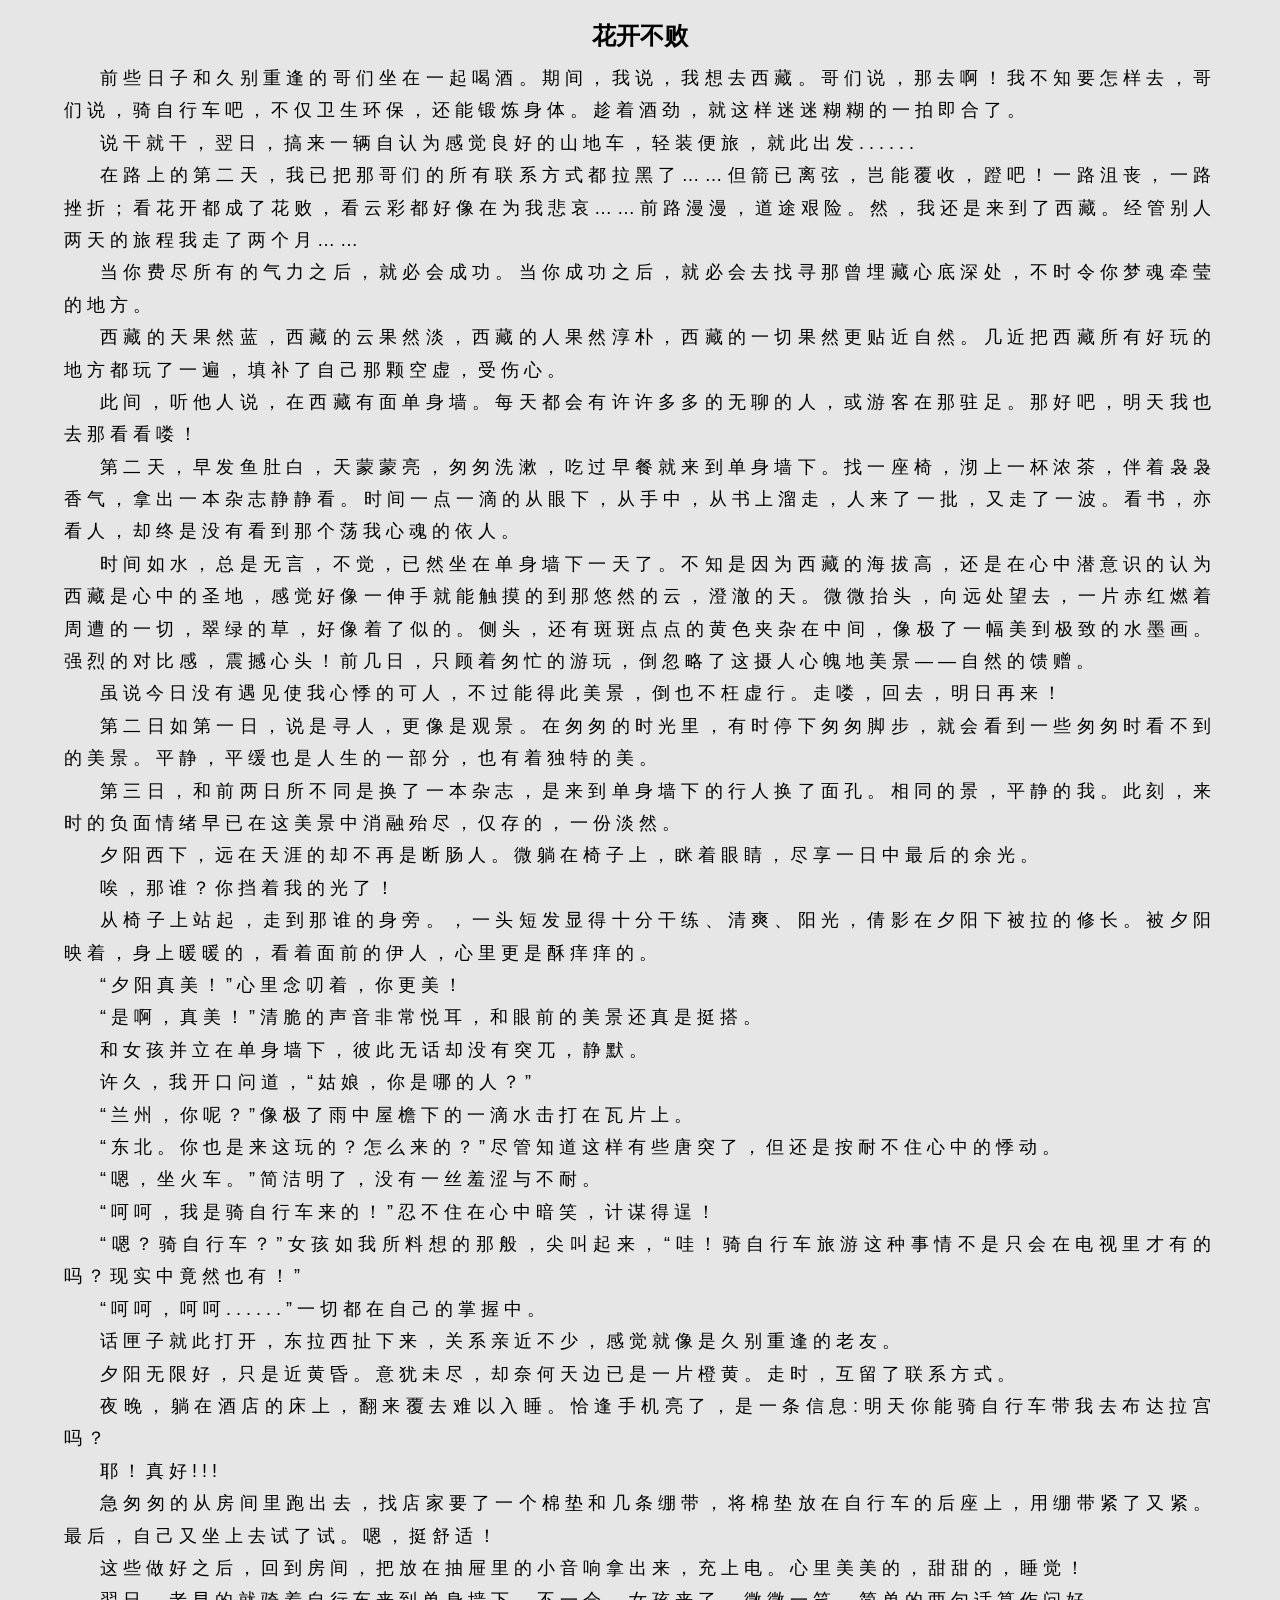
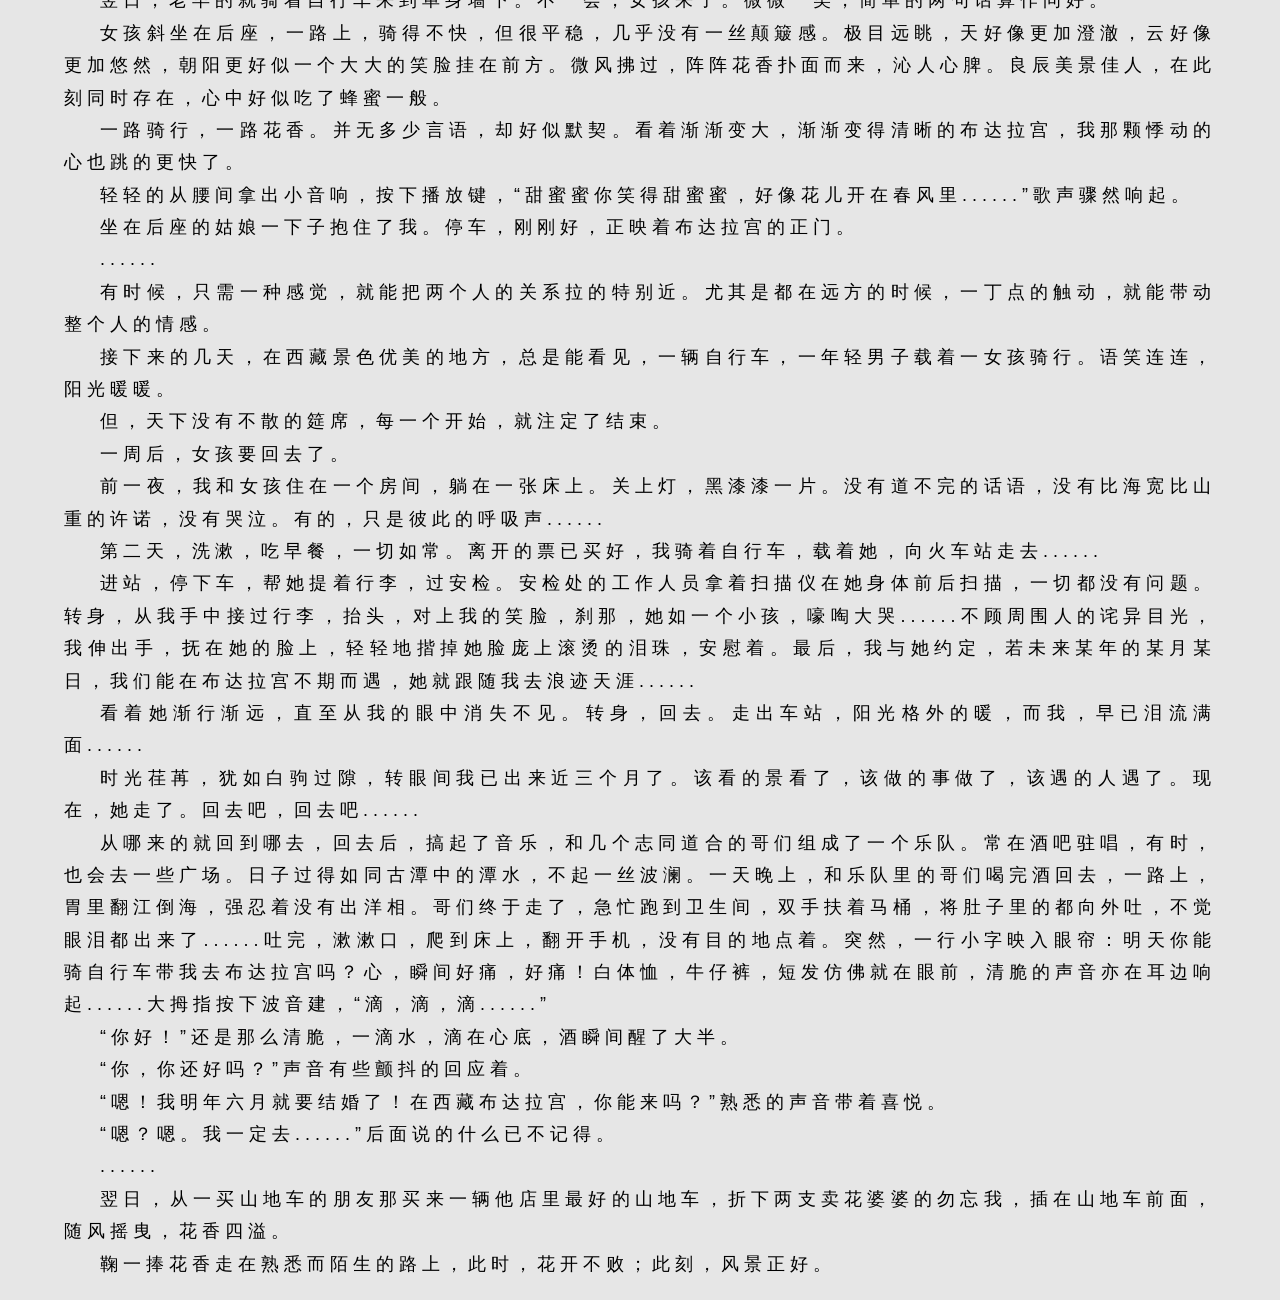
<file: art9.html>
<!DOCTYPE html>
<html lang="en">

<head>
    <meta charset="UTF-8">
    <meta http-equiv="X-UA-Compatible" content="IE=edge">
    <meta name="viewport" content="width=device-width, initial-scale=1.0 user-scalable=no">
    <title>花开不败</title>
    <style>
        * {
            padding: 0;
            margin: 0;
            background-color: #e6e6e6;
        }

        .art {
            width: 90%;
            margin: 20px auto;
            /* border: 1px solid gold; */
            position: relative;
        }

        h2 {
            text-align: center;
            margin-bottom: 10px;
        }

        p {
            font-size: 18px;
        }

        p[class] {
            text-indent: 2em;
            letter-spacing: 5px;
            line-height: 180%;
            text-align: justify;
            font-family: Verdana, Geneva, Tahoma, sans-serif;
        }
    </style>
</head>

<body>
    <div class="art">
        <div class="title">
            <h2>花开不败</h2>
        </div>
        <p class="p1">
            前些日子和久别重逢的哥们坐在一起喝酒。期间，我说，我想去西藏。哥们说，那去啊！我不知要怎样去，哥们说，骑自行车吧，不仅卫生环保，还能锻炼身体。趁着酒劲，就这样迷迷糊糊的一拍即合了。
        </p>
        <p class="p2">
            说干就干，翌日，搞来一辆自认为感觉良好的山地车，轻装便旅，就此出发......
        </p>
        <p class="p3">
            在路上的第二天，我已把那哥们的所有联系方式都拉黑了……但箭已离弦，岂能覆收，蹬吧！一路沮丧，一路挫折；看花开都成了花败，看云彩都好像在为我悲哀……前路漫漫，道途艰险。然，我还是来到了西藏。经管别人两天的旅程我走了两个月……
        </p>
        <p class="p4">
            当你费尽所有的气力之后，就必会成功。当你成功之后，就必会去找寻那曾埋藏心底深处，不时令你梦魂牵莹的地方。
        </p>
        <p class="p5">
            西藏的天果然蓝，西藏的云果然淡，西藏的人果然淳朴，西藏的一切果然更贴近自然。几近把西藏所有好玩的地方都玩了一遍，填补了自己那颗空虚，受伤心。
        </p>
        <p class="p6">
            此间，听他人说，在西藏有面单身墙。每天都会有许许多多的无聊的人，或游客在那驻足。那好吧，明天我也去那看看喽！
        </p>
        <p class="p7">
            第二天，早发鱼肚白，天蒙蒙亮，匆匆洗漱，吃过早餐就来到单身墙下。找一座椅，沏上一杯浓茶，伴着袅袅香气，拿出一本杂志静静看。时间一点一滴的从眼下，从手中，从书上溜走，人来了一批，又走了一波。看书，亦看人，却终是没有看到那个荡我心魂的依人。
        </p>
        <p class="p8">
            时间如水，总是无言，不觉，已然坐在单身墙下一天了。不知是因为西藏的海拔高，还是在心中潜意识的认为西藏是心中的圣地，感觉好像一伸手就能触摸的到那悠然的云，澄澈的天。微微抬头，向远处望去，一片赤红燃着周遭的一切，翠绿的草，好像着了似的。侧头，还有斑斑点点的黄色夹杂在中间，像极了一幅美到极致的水墨画。强烈的对比感，震撼心头！前几日，只顾着匆忙的游玩，倒忽略了这摄人心魄地美景——自然的馈赠。
        </p>
        <p class="p9">
            虽说今日没有遇见使我心悸的可人，不过能得此美景，倒也不枉虚行。走喽，回去，明日再来！
        </p>
        <p class="p10">
            第二日如第一日，说是寻人，更像是观景。在匆匆的时光里，有时停下匆匆脚步，就会看到一些匆匆时看不到的美景。平静，平缓也是人生的一部分，也有着独特的美。
        </p>
        <p class="p11">
            第三日，和前两日所不同是换了一本杂志，是来到单身墙下的行人换了面孔。相同的景，平静的我。此刻，来时的负面情绪早已在这美景中消融殆尽，仅存的，一份淡然。
        </p>
        <p class="12">
            夕阳西下，远在天涯的却不再是断肠人。微躺在椅子上，眯着眼睛，尽享一日中最后的余光。
        </p>
        <p class="p13">
            唉，那谁？你挡着我的光了！
        </p>
        <p class="p14">
            从椅子上站起，走到那谁的身旁。，一头短发显得十分干练、清爽、阳光，倩影在夕阳下被拉的修长。被夕阳映着，身上暖暖的，看着面前的伊人，心里更是酥痒痒的。
        </p>
        <p class="p15">
            “夕阳真美！”心里念叨着，你更美！
        </p>
        <p class="p16">
            “是啊，真美！”清脆的声音非常悦耳，和眼前的美景还真是挺搭。
        </p>
        <p class="p17">
            和女孩并立在单身墙下，彼此无话却没有突兀，静默。
        </p>
        <p class="p18">
            许久，我开口问道，“姑娘，你是哪的人？”
        </p>
        <p class="p19">
            “兰州，你呢？”像极了雨中屋檐下的一滴水击打在瓦片上。
        </p>
        <p class="p20">
            “东北。你也是来这玩的？怎么来的？”尽管知道这样有些唐突了，但还是按耐不住心中的悸动。
        </p>
        <p class="p21">
            “嗯，坐火车。”简洁明了，没有一丝羞涩与不耐。
        </p>
        <p class="p22">
            “呵呵，我是骑自行车来的！”忍不住在心中暗笑，计谋得逞！
        </p>
        <p class="p23">
            “嗯？骑自行车？”女孩如我所料想的那般，尖叫起来，“哇！骑自行车旅游这种事情不是只会在电视里才有的吗？现实中竟然也有！”
        </p>
        <p class="p24">
            “呵呵，呵呵......”一切都在自己的掌握中。
        </p>
        <p class="p25">
            话匣子就此打开，东拉西扯下来，关系亲近不少，感觉就像是久别重逢的老友。
        </p>
        <p class="p26">
            夕阳无限好，只是近黄昏。意犹未尽，却奈何天边已是一片橙黄。走时，互留了联系方式。
        </p>
        <p class="p27">
            夜晚，躺在酒店的床上，翻来覆去难以入睡。恰逢手机亮了，是一条信息:明天你能骑自行车带我去布达拉宫吗？
        </p>
        <p class="p28">
            耶！真好!!!
        </p>
        <p class="p29">
            急匆匆的从房间里跑出去，找店家要了一个棉垫和几条绷带，将棉垫放在自行车的后座上，用绷带紧了又紧。最后，自己又坐上去试了试。嗯，挺舒适！
        </p>
        <p class="30">
            这些做好之后，回到房间，把放在抽屉里的小音响拿出来，充上电。心里美美的，甜甜的，睡觉！
        </p>
        <p class="31">
            翌日，老早的就骑着自行车来到单身墙下。不一会，女孩来了。微微一笑，简单的两句话算作问好。
        </p>
        <p class="32">
            女孩斜坐在后座，一路上，骑得不快，但很平稳，几乎没有一丝颠簸感。极目远眺，天好像更加澄澈，云好像更加悠然，朝阳更好似一个大大的笑脸挂在前方。微风拂过，阵阵花香扑面而来，沁人心脾。良辰美景佳人，在此刻同时存在，心中好似吃了蜂蜜一般。
        </p>
        <p class="33">
            一路骑行，一路花香。并无多少言语，却好似默契。看着渐渐变大，渐渐变得清晰的布达拉宫，我那颗悸动的心也跳的更快了。
        </p>
        <p class="34">
            轻轻的从腰间拿出小音响，按下播放键，“甜蜜蜜你笑得甜蜜蜜，好像花儿开在春风里......”歌声骤然响起。
        </p>
        <p class="35">
            坐在后座的姑娘一下子抱住了我。停车，刚刚好，正映着布达拉宫的正门。
        </p>
        <p class="36">
            ......
        </p>
        <p class="37">
            有时候，只需一种感觉，就能把两个人的关系拉的特别近。尤其是都在远方的时候，一丁点的触动，就能带动整个人的情感。
        </p>
        <p class="38">
            接下来的几天，在西藏景色优美的地方，总是能看见，一辆自行车，一年轻男子载着一女孩骑行。语笑连连，阳光暖暖。
        </p>
        <p class="39">
            但，天下没有不散的筵席，每一个开始，就注定了结束。
        </p>
        <p class="40">
            一周后，女孩要回去了。
        </p>
        <p class="41">
            前一夜，我和女孩住在一个房间，躺在一张床上。关上灯，黑漆漆一片。没有道不完的话语，没有比海宽比山重的许诺，没有哭泣。有的，只是彼此的呼吸声......
        </p>
        <p class="42">
            第二天，洗漱，吃早餐，一切如常。离开的票已买好，我骑着自行车，载着她，向火车站走去......
        </p>
        <p class="43">
            进站，停下车，帮她提着行李，过安检。安检处的工作人员拿着扫描仪在她身体前后扫描，一切都没有问题。转身，从我手中接过行李，抬头，对上我的笑脸，刹那，她如一个小孩，嚎啕大哭......不顾周围人的诧异目光，我伸出手，抚在她的脸上，轻轻地揩掉她脸庞上滚烫的泪珠，安慰着。最后，我与她约定，若未来某年的某月某日，我们能在布达拉宫不期而遇，她就跟随我去浪迹天涯......
        </p>
        <p class="44">
            看着她渐行渐远，直至从我的眼中消失不见。转身，回去。走出车站，阳光格外的暖，而我，早已泪流满面......
        </p>
        <p class="45">
            时光荏苒，犹如白驹过隙，转眼间我已出来近三个月了。该看的景看了，该做的事做了，该遇的人遇了。现在，她走了。回去吧，回去吧......
        </p>
        <p class="46">
            从哪来的就回到哪去，回去后，搞起了音乐，和几个志同道合的哥们组成了一个乐队。常在酒吧驻唱，有时，也会去一些广场。日子过得如同古潭中的潭水，不起一丝波澜。一天晚上，和乐队里的哥们喝完酒回去，一路上，胃里翻江倒海，强忍着没有出洋相。哥们终于走了，急忙跑到卫生间，双手扶着马桶，将肚子里的都向外吐，不觉眼泪都出来了......吐完，漱漱口，爬到床上，翻开手机，没有目的地点着。突然，一行小字映入眼帘：明天你能骑自行车带我去布达拉宫吗？心，瞬间好痛，好痛！白体恤，牛仔裤，短发仿佛就在眼前，清脆的声音亦在耳边响起......大拇指按下波音建，“滴，滴，滴......”
        </p>
        <p class="47">
            “你好！”还是那么清脆，一滴水，滴在心底，酒瞬间醒了大半。
        </p>
        <p class="48">
            “你，你还好吗？”声音有些颤抖的回应着。
        </p>
        <p class="49">
            “嗯！我明年六月就要结婚了！在西藏布达拉宫，你能来吗？”熟悉的声音带着喜悦。
        </p>
        <p class="50">
            “嗯？嗯。我一定去......”后面说的什么已不记得。
        </p>
        <p class="51">
            ......
        </p>
        <p class="52">
            翌日，从一买山地车的朋友那买来一辆他店里最好的山地车，折下两支卖花婆婆的勿忘我，插在山地车前面，随风摇曳，花香四溢。
        </p>
        <p class="53">
            鞠一捧花香走在熟悉而陌生的路上，此时，花开不败；此刻，风景正好。
        </p>
    </div>

</body>

</html>
</file>
